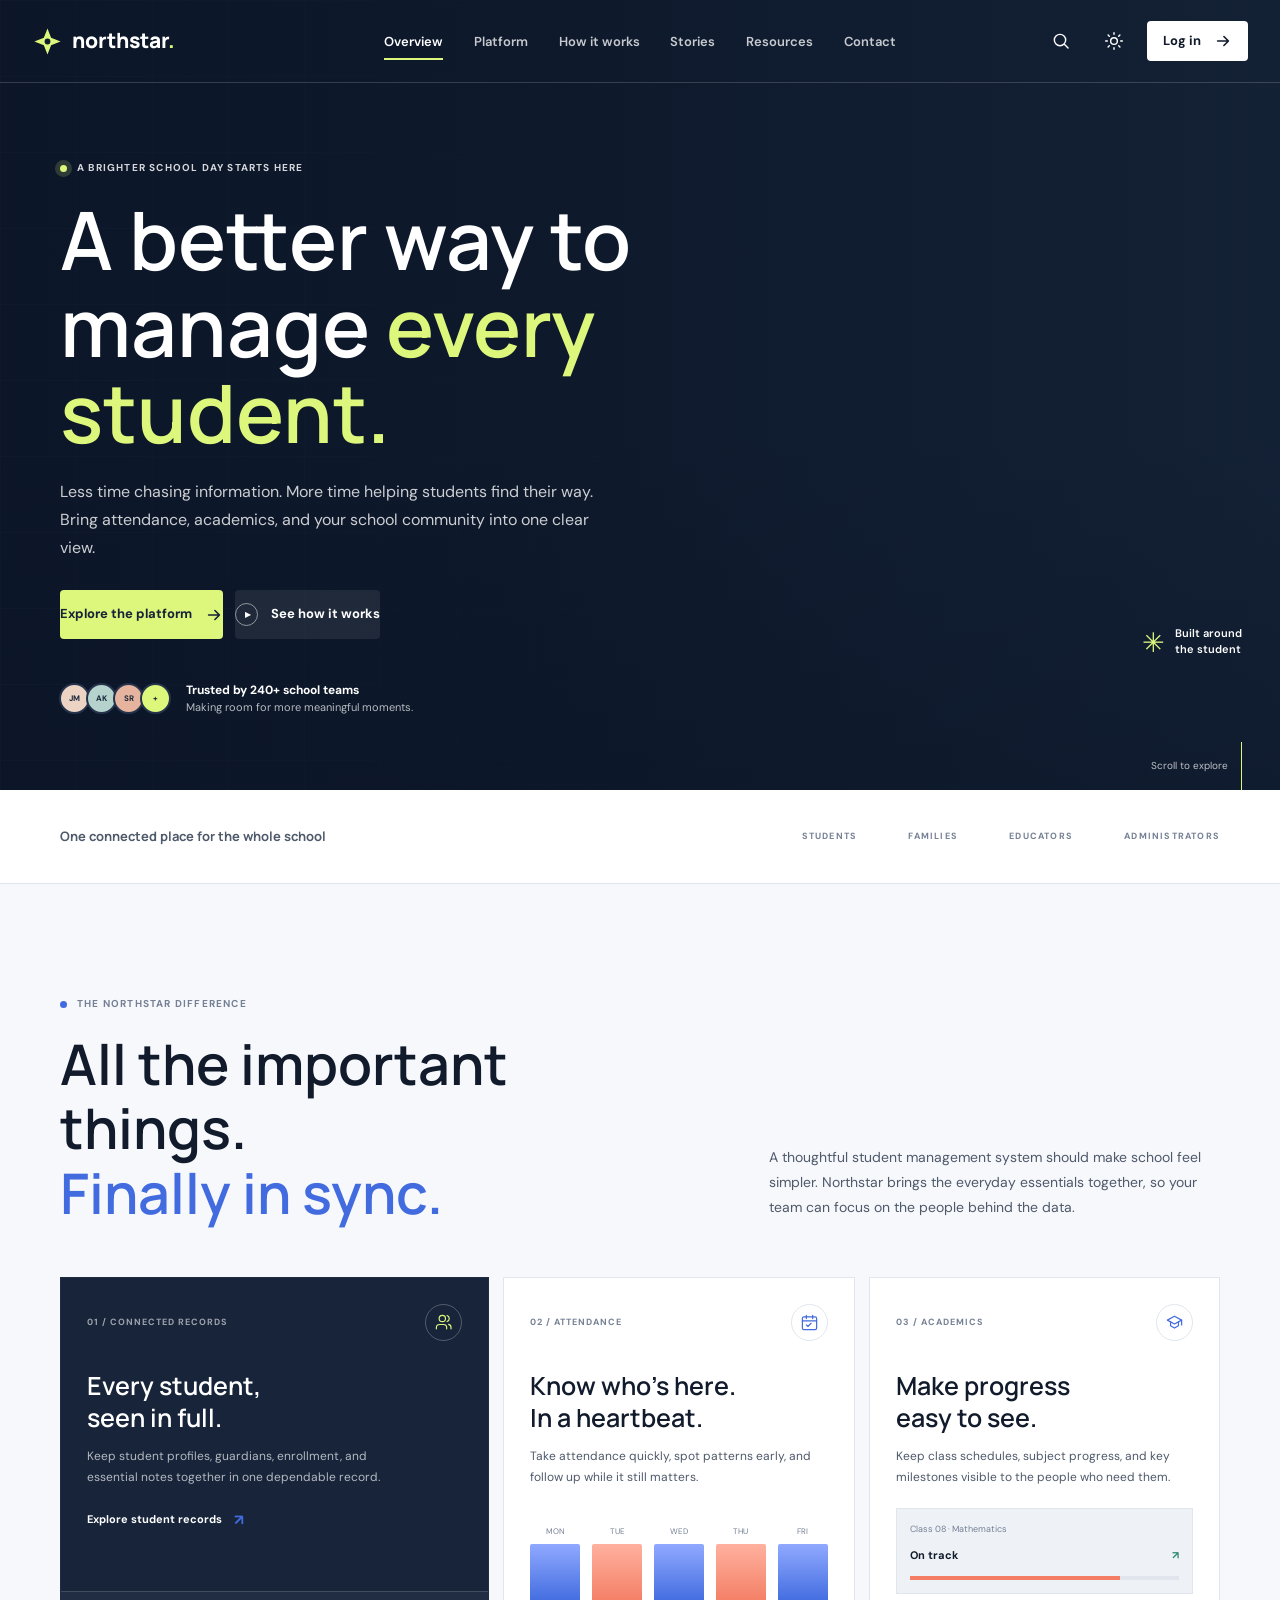
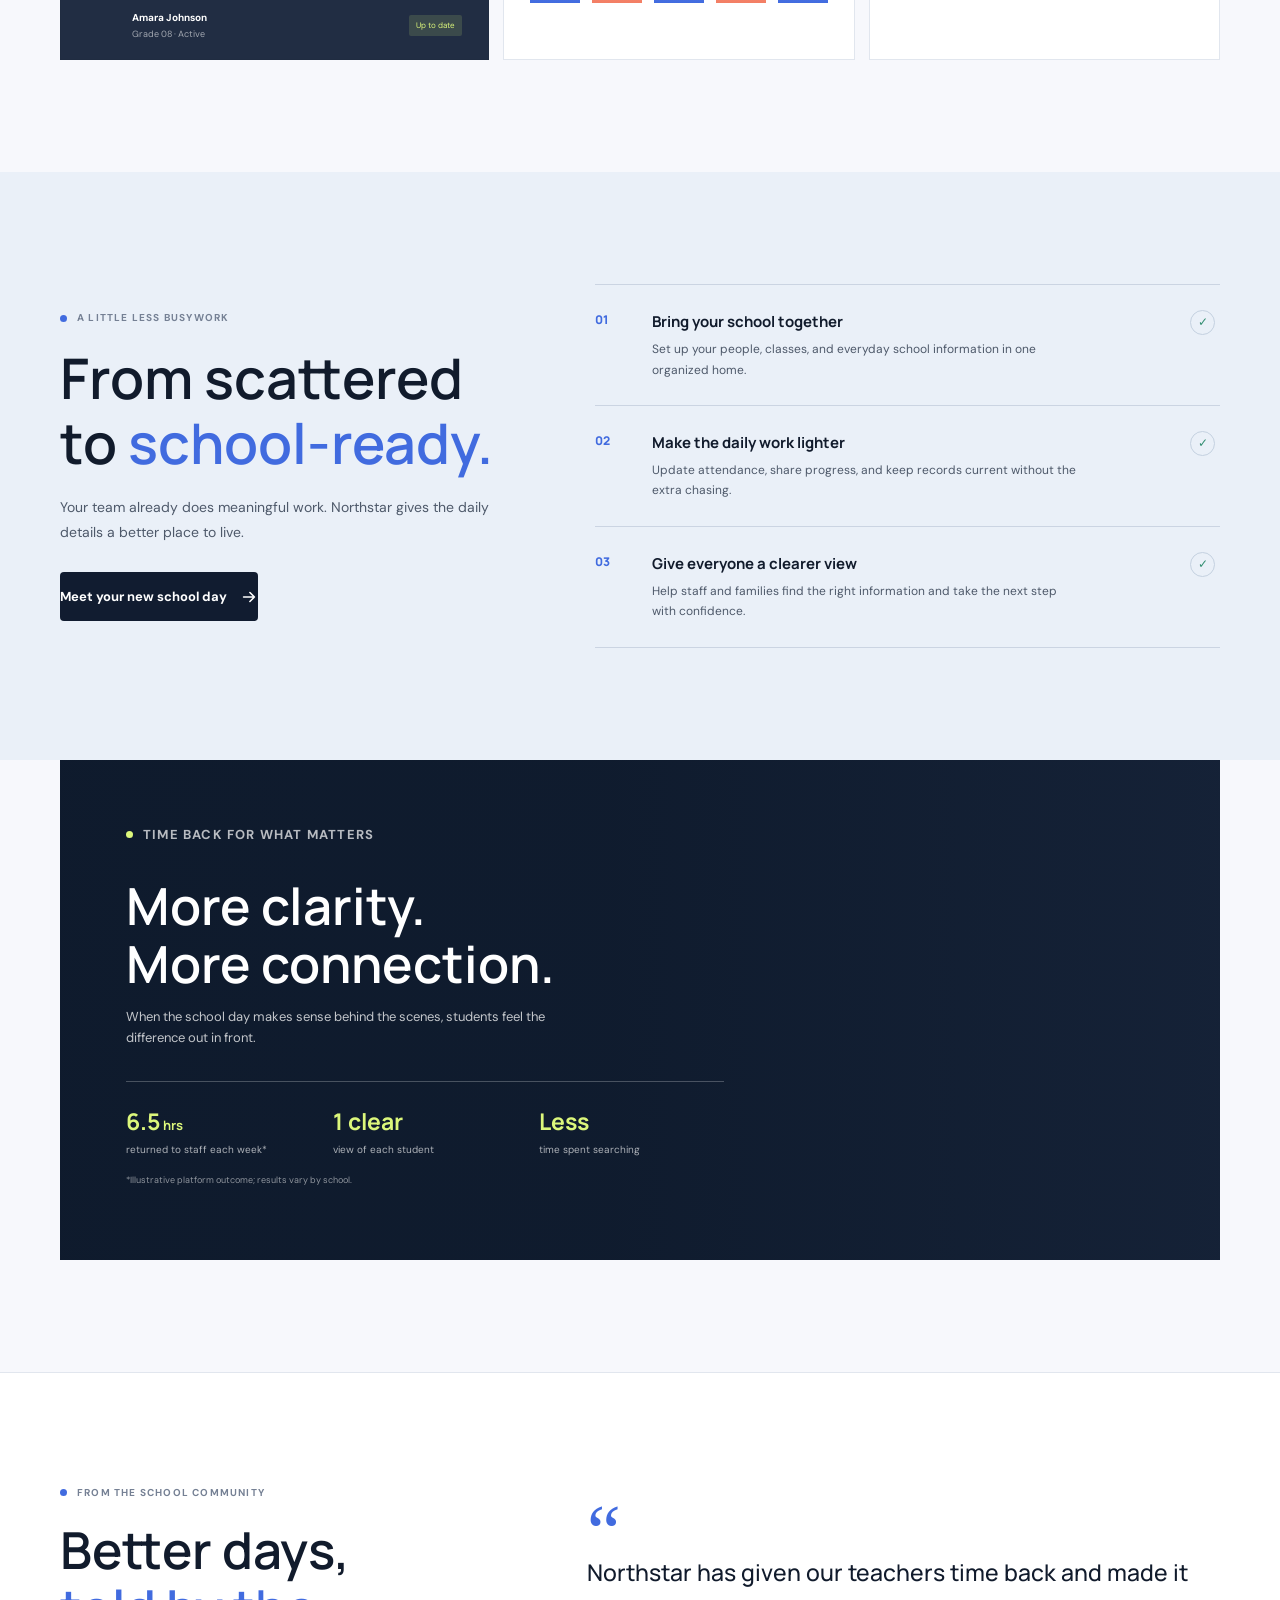
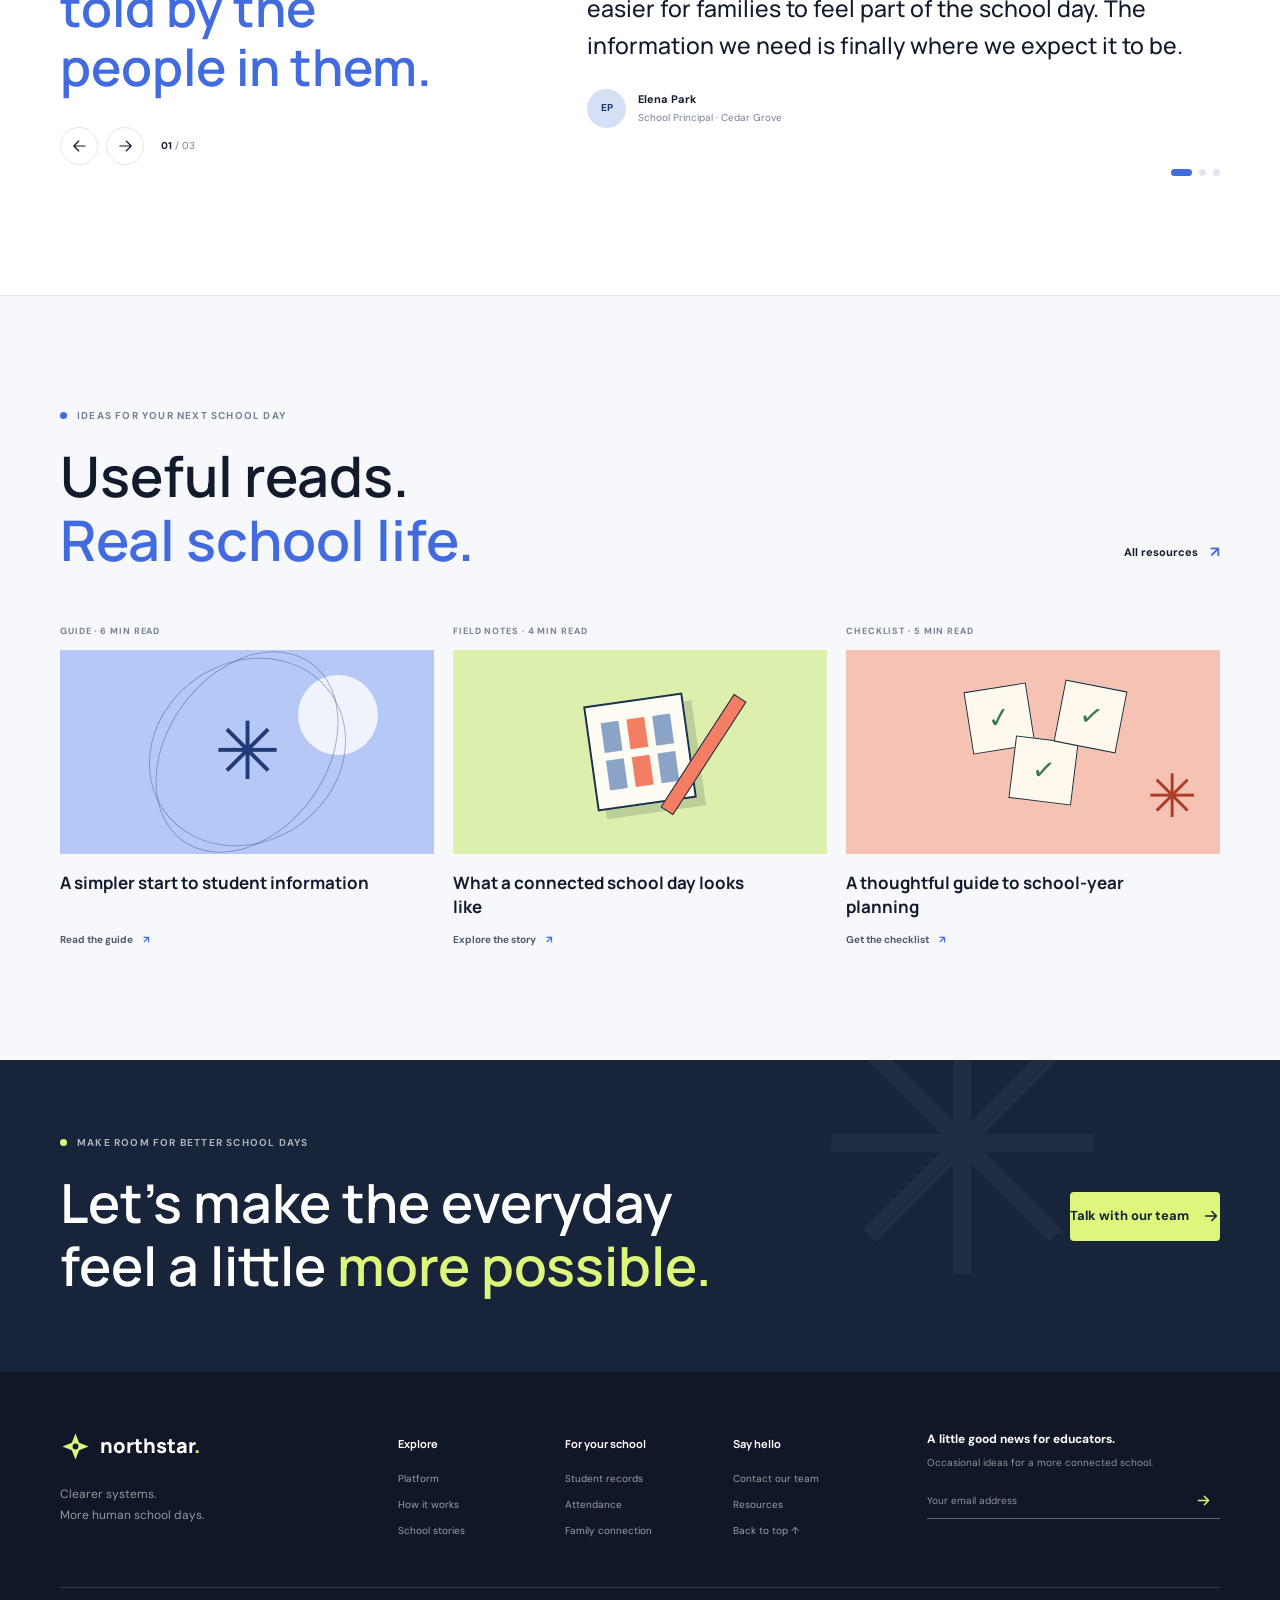
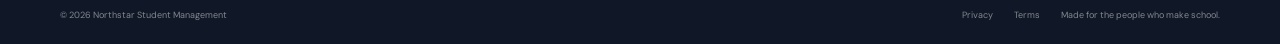
<file: index.html>
<!doctype html>
<html lang="en">
  <head>
    <meta charset="UTF-8" />
    <meta name="viewport" content="width=device-width, initial-scale=1.0" />
    <meta name="theme-color" content="#f7f8fc" />
    <meta
      name="description"
      content="A calmer, clearer way to manage student records, attendance, classes, and family communication."
    />
    <link rel="preconnect" href="https://fonts.googleapis.com" />
    <link rel="preconnect" href="https://fonts.gstatic.com" crossorigin />
    <link
      href="https://fonts.googleapis.com/css2?family=DM+Sans:wght@400;500;600;700&family=Manrope:wght@400;500;600;700;800&display=swap"
      rel="stylesheet"
    />
    <link rel="stylesheet" href="./assets/css/style.css" />
    <title>Northstar | Student management, made clearer</title>
  </head>
  <body>
    <a class="skip-link" href="#main-content">Skip to content</a>
    <header class="site-header" id="top">
      <div class="header-inner">
        <a class="brand" href="#top" aria-label="Northstar home">
          <span class="brand-mark" aria-hidden="true"
            ><svg viewBox="0 0 32 32" fill="none">
              <path
                d="M16 2.5 19.7 12l9.8 4-9.8 3.8L16 29.5l-3.8-9.7L2.5 16l9.7-4L16 2.5Z"
                fill="currentColor"
              />
              <circle cx="16" cy="16" r="3" fill="var(--mark-core)" /></svg
          ></span>
          <span>northstar<span class="brand-period">.</span></span>
        </a>
        <button
          class="icon-button menu-toggle"
          type="button"
          aria-label="Open navigation menu"
          aria-expanded="false"
          aria-controls="primary-navigation"
        >
          <svg viewBox="0 0 24 24" fill="none" aria-hidden="true">
            <path d="M4 7h16M4 12h16M4 17h16" />
          </svg>
        </button>
        <nav
          class="main-nav"
          id="primary-navigation"
          aria-label="Main navigation"
        >
          <a class="nav-link active" href="#overview">Overview</a>
          <a class="nav-link" href="platform.html">Platform</a>
          <a class="nav-link" href="how-it-works.html">How it works</a>
          <a class="nav-link" href="#stories">Stories</a>
          <a class="nav-link" href="#resources">Resources</a>
          <a class="nav-link" href="contact.html">Contact</a>
        </nav>
        <div class="header-actions">
          <button
            class="icon-button search-toggle"
            type="button"
            aria-label="Search this page"
            title="Search"
          >
            <svg viewBox="0 0 24 24" fill="none" aria-hidden="true">
              <circle cx="10.8" cy="10.8" r="6.8" />
              <path d="m16 16 4.5 4.5" />
            </svg>
          </button>
          <button
            class="icon-button theme-toggle"
            type="button"
            aria-label="Switch to dark mode"
            title="Switch theme"
          >
            <svg
              class="sun-icon"
              viewBox="0 0 24 24"
              fill="none"
              aria-hidden="true"
            >
              <circle cx="12" cy="12" r="4" />
              <path
                d="M12 2v2m0 16v2M4.93 4.93l1.42 1.42m11.3 11.3 1.42 1.42M2 12h2m16 0h2M4.93 19.07l1.42-1.42m11.3-11.3 1.42-1.42"
              /></svg
            ><svg
              class="moon-icon"
              viewBox="0 0 24 24"
              fill="none"
              aria-hidden="true"
            >
              <path
                d="M20.1 15.7A8.5 8.5 0 0 1 8.3 3.9 8.5 8.5 0 1 0 20.1 15.7Z"
              />
            </svg>
          </button>
          <a class="button button-dark header-login" href="login.html"
            >Log in
            <svg viewBox="0 0 20 20" fill="none" aria-hidden="true">
              <path d="M4 10h12m-5-5 5 5-5 5" /></svg
          ></a>
        </div>
      </div>
      <form class="search-panel" role="search" hidden>
        <label for="site-search">Search this page</label>
        <div class="search-field">
          <svg viewBox="0 0 24 24" fill="none" aria-hidden="true">
            <circle cx="10.8" cy="10.8" r="6.8" />
            <path d="m16 16 4.5 4.5" /></svg
          ><input
            id="site-search"
            type="search"
            placeholder="Try “attendance” or “families”"
            autocomplete="off"
          /><button
            class="search-close"
            type="button"
            aria-label="Close search"
          >
            ×
          </button>
        </div>
        <p class="search-status" aria-live="polite">
          Search headings and page content.
        </p>
      </form>
    </header>

    <main id="main-content">
      <section class="hero" id="overview" aria-labelledby="hero-title">
        <div
          class="hero-image"
          role="img"
          aria-label="Students learning together on campus"
        ></div>
        <div class="hero-shade"></div>
        <div class="hero-grid" aria-hidden="true"></div>
        <div class="hero-content page-width">
          <p class="eyebrow hero-eyebrow">
            <span class="eyebrow-dot"></span> A brighter school day starts here
          </p>
          <h1 id="hero-title">
            A better way to<br />manage <span>every student.</span>
          </h1>
          <p class="hero-copy">
            Less time chasing information. More time helping students find their
            way. Bring attendance, academics, and your school community into one
            clear view.
          </p>
          <div class="hero-actions">
            <a class="button button-lime" href="#get-started"
              >Explore the platform
              <svg viewBox="0 0 20 20" fill="none" aria-hidden="true">
                <path d="M4 10h12m-5-5 5 5-5 5" /></svg></a
            ><a class="button button-glass" href="#how-it-works"
              ><span class="play-icon" aria-hidden="true">▶</span> See how it
              works</a
            >
          </div>
          <div class="hero-proof">
            <div class="avatar-stack" aria-hidden="true">
              <span>JM</span><span>AK</span><span>SR</span><span>+</span>
            </div>
            <p>
              <strong>Trusted by 240+ school teams</strong><br />Making room for
              more meaningful moments.
            </p>
          </div>
        </div>
        <div class="hero-note" aria-hidden="true">
          <span class="note-mark">✳</span
          ><span>Built around<br />the student</span>
        </div>
        <a class="hero-scroll" href="#platform"
          ><span>Scroll to explore</span><span class="scroll-line"></span
        ></a>
      </section>

      <section class="signal-strip" aria-label="Platform highlights">
        <div class="signal-inner page-width">
          <p>One connected place for the whole school</p>
          <div>
            <span>STUDENTS</span><span>FAMILIES</span><span>EDUCATORS</span
            ><span>ADMINISTRATORS</span>
          </div>
        </div>
      </section>

      <section class="platform-section section-pad" id="platform">
        <div class="page-width">
          <div class="section-heading split-heading">
            <div>
              <p class="eyebrow">
                <span class="eyebrow-dot"></span> The Northstar difference
              </p>
              <h2>
                All the important things.<br /><span>Finally in sync.</span>
              </h2>
            </div>
            <p class="section-intro">
              A thoughtful student management system should make school feel
              simpler. Northstar brings the everyday essentials together, so
              your team can focus on the people behind the data.
            </p>
          </div>
          <div class="feature-layout">
            <article class="feature-card feature-card-primary">
              <div class="feature-topline">
                <span class="feature-number">01 / CONNECTED RECORDS</span
                ><span class="feature-icon"
                  ><svg viewBox="0 0 24 24" fill="none" aria-hidden="true">
                    <path
                      d="M16 20v-1.5a4 4 0 0 0-4-4H7a4 4 0 0 0-4 4V20m7.5-9a4 4 0 1 0 0-8 4 4 0 0 0 0 8Zm6-7.8a4 4 0 0 1 0 7.6m2 3.6a4 4 0 0 1 3 3.9V20"
                    /></svg
                ></span>
              </div>
              <h3>Every student,<br />seen in full.</h3>
              <p>
                Keep student profiles, guardians, enrollment, and essential
                notes together in one dependable record.
              </p>
              <a class="text-link" href="#get-started"
                >Explore student records <span aria-hidden="true">↗</span></a
              >
              <div class="profile-preview" aria-hidden="true">
                <div class="profile-photo"></div>
                <div>
                  <strong>Amara Johnson</strong><span>Grade 08 · Active</span>
                </div>
                <span class="profile-status">Up to date</span>
              </div>
            </article>
            <article class="feature-card feature-card-attendance">
              <div class="feature-topline">
                <span class="feature-number">02 / ATTENDANCE</span
                ><span class="feature-icon"
                  ><svg viewBox="0 0 24 24" fill="none" aria-hidden="true">
                    <rect x="3" y="5" width="18" height="16" rx="2" />
                    <path d="M16 3v4M8 3v4M3 10h18m-13 5 2 2 4-4" /></svg
                ></span>
              </div>
              <h3>Know who's here.<br />In a heartbeat.</h3>
              <p>
                Take attendance quickly, spot patterns early, and follow up
                while it still matters.
              </p>
              <div class="attendance-bars" aria-label="Sample attendance trend">
                <div><span>MON</span><i style="--bar: 76%"></i></div>
                <div><span>TUE</span><i style="--bar: 91%"></i></div>
                <div><span>WED</span><i style="--bar: 83%"></i></div>
                <div><span>THU</span><i style="--bar: 96%"></i></div>
                <div><span>FRI</span><i style="--bar: 88%"></i></div>
              </div>
            </article>
            <article class="feature-card feature-card-academics">
              <div class="feature-topline">
                <span class="feature-number">03 / ACADEMICS</span
                ><span class="feature-icon"
                  ><svg viewBox="0 0 24 24" fill="none" aria-hidden="true">
                    <path d="m3 9 9-5 9 5-9 5-9-5Z" />
                    <path d="M7 11.2V16l5 3 5-3v-4.8M21 9v6" /></svg
                ></span>
              </div>
              <h3>Make progress<br />easy to see.</h3>
              <p>
                Keep class schedules, subject progress, and key milestones
                visible to the people who need them.
              </p>
              <div class="grade-preview" aria-hidden="true">
                <span>Class 08 · Mathematics</span
                ><strong>On track <i>↗</i></strong>
                <div><i></i></div>
              </div>
            </article>
          </div>
        </div>
      </section>

      <section class="workflow-section section-pad" id="how-it-works">
        <div class="page-width workflow-grid">
          <div class="workflow-copy">
            <p class="eyebrow">
              <span class="eyebrow-dot"></span> A little less busywork
            </p>
            <h2>From scattered<br />to <span>school-ready.</span></h2>
            <p class="section-intro">
              Your team already does meaningful work. Northstar gives the daily
              details a better place to live.
            </p>
            <a class="button button-dark" href="#get-started"
              >Meet your new school day
              <svg viewBox="0 0 20 20" fill="none" aria-hidden="true">
                <path d="M4 10h12m-5-5 5 5-5 5" /></svg
            ></a>
          </div>
          <div class="workflow-steps">
            <article class="step-row">
              <span class="step-index">01</span>
              <div>
                <h3>Bring your school together</h3>
                <p>
                  Set up your people, classes, and everyday school information
                  in one organized home.
                </p>
              </div>
              <span class="step-check">✓</span>
            </article>
            <article class="step-row">
              <span class="step-index">02</span>
              <div>
                <h3>Make the daily work lighter</h3>
                <p>
                  Update attendance, share progress, and keep records current
                  without the extra chasing.
                </p>
              </div>
              <span class="step-check">✓</span>
            </article>
            <article class="step-row">
              <span class="step-index">03</span>
              <div>
                <h3>Give everyone a clearer view</h3>
                <p>
                  Help staff and families find the right information and take
                  the next step with confidence.
                </p>
              </div>
              <span class="step-check">✓</span>
            </article>
          </div>
        </div>
      </section>

      <section
        class="impact-section section-pad"
        aria-labelledby="impact-title"
      >
        <div class="page-width impact-panel">
          <div
            class="impact-photo"
            role="img"
            aria-label="A teacher collaborating with students in a bright classroom"
          ></div>
          <div class="impact-overlay"></div>
          <div class="impact-content">
            <p class="eyebrow">
              <span class="eyebrow-dot"></span> Time back for what matters
            </p>
            <h2 id="impact-title">
              More clarity.<br /><span>More connection.</span>
            </h2>
            <p>
              When the school day makes sense behind the scenes, students feel
              the difference out in front.
            </p>
            <div class="impact-stats">
              <div>
                <strong>6.5<span> hrs</span></strong
                ><span>returned to staff each week*</span>
              </div>
              <div>
                <strong>1 clear</strong><span>view of each student</span>
              </div>
              <div><strong>Less</strong><span>time spent searching</span></div>
            </div>
            <small
              >*Illustrative platform outcome; results vary by school.</small
            >
          </div>
        </div>
      </section>

      <section class="stories-section section-pad" id="stories">
        <div class="page-width stories-grid">
          <div class="story-heading">
            <p class="eyebrow">
              <span class="eyebrow-dot"></span> From the school community
            </p>
            <h2>Better days,<br /><span>told by the people in them.</span></h2>
            <div class="story-controls">
              <button
                class="icon-button story-arrow story-prev"
                type="button"
                aria-label="Previous story"
              >
                <svg viewBox="0 0 24 24" fill="none" aria-hidden="true">
                  <path d="M20 12H4m7 7-7-7 7-7" />
                </svg></button
              ><button
                class="icon-button story-arrow story-next"
                type="button"
                aria-label="Next story"
              >
                <svg viewBox="0 0 24 24" fill="none" aria-hidden="true">
                  <path d="M4 12h16m-7-7 7 7-7 7" />
                </svg></button
              ><span class="story-count"
                ><span class="story-current">01</span> / 03</span
              >
            </div>
          </div>
          <div class="story-quote-wrap">
            <article class="story-quote active" data-story="0">
              <span class="quote-mark">“</span>
              <blockquote>
                Northstar has given our teachers time back and made it easier
                for families to feel part of the school day. The information we
                need is finally where we expect it to be.
              </blockquote>
              <div class="quote-person">
                <div class="person-avatar avatar-one">EP</div>
                <div>
                  <strong>Elena Park</strong
                  ><span>School Principal · Cedar Grove</span>
                </div>
              </div>
            </article>
            <article class="story-quote" data-story="1">
              <span class="quote-mark">“</span>
              <blockquote>
                Attendance used to mean paper lists and a lot of follow-up. Now
                our team sees what needs attention early and can focus on
                helping students.
              </blockquote>
              <div class="quote-person">
                <div class="person-avatar avatar-two">DM</div>
                <div>
                  <strong>David Morgan</strong
                  ><span>Student Services · Westfield Academy</span>
                </div>
              </div>
            </article>
            <article class="story-quote" data-story="2">
              <span class="quote-mark">“</span>
              <blockquote>
                Families have a clearer picture of how their children are doing.
                That small shift has changed the quality of our conversations.
              </blockquote>
              <div class="quote-person">
                <div class="person-avatar avatar-three">LT</div>
                <div>
                  <strong>Leila Thompson</strong
                  ><span>Family Liaison · Harbor School</span>
                </div>
              </div>
            </article>
            <div class="quote-indicators" aria-label="Choose a story">
              <button
                class="quote-dot active"
                type="button"
                aria-label="Show story 1"
                aria-pressed="true"
              ></button
              ><button
                class="quote-dot"
                type="button"
                aria-label="Show story 2"
                aria-pressed="false"
              ></button
              ><button
                class="quote-dot"
                type="button"
                aria-label="Show story 3"
                aria-pressed="false"
              ></button>
            </div>
          </div>
        </div>
      </section>

      <section class="resources-section section-pad" id="resources">
        <div class="page-width">
          <div class="section-heading resources-heading">
            <div>
              <p class="eyebrow">
                <span class="eyebrow-dot"></span> Ideas for your next school day
              </p>
              <h2>Useful reads.<br /><span>Real school life.</span></h2>
            </div>
            <a class="text-link" href="#get-started"
              >All resources <span aria-hidden="true">↗</span></a
            >
          </div>
          <div class="resource-grid">
            <a class="resource-card" href="#get-started"
              ><span class="resource-type">GUIDE · 6 MIN READ</span
              ><span class="resource-art art-blue"
                ><span class="art-sun"></span
                ><span class="art-line art-line-one"></span
                ><span class="art-line art-line-two"></span
                ><span class="art-leaf">✳</span></span
              >
              <h3>A simpler start to student information</h3>
              <span class="resource-link"
                >Read the guide <span aria-hidden="true">↗</span></span
              ></a
            ><a class="resource-card" href="#get-started"
              ><span class="resource-type">FIELD NOTES · 4 MIN READ</span
              ><span class="resource-art art-lime"
                ><span class="art-calendar"
                  ><i></i><i></i><i></i><i></i><i></i><i></i></span
                ><span class="art-pencil"></span
              ></span>
              <h3>What a connected school day looks like</h3>
              <span class="resource-link"
                >Explore the story <span aria-hidden="true">↗</span></span
              ></a
            ><a class="resource-card" href="#get-started"
              ><span class="resource-type">CHECKLIST · 5 MIN READ</span
              ><span class="resource-art art-coral"
                ><span class="art-check">✓</span
                ><span class="art-check art-check-two">✓</span
                ><span class="art-check art-check-three">✓</span
                ><span class="art-star">✳</span></span
              >
              <h3>A thoughtful guide to school-year planning</h3>
              <span class="resource-link"
                >Get the checklist <span aria-hidden="true">↗</span></span
              ></a
            >
          </div>
        </div>
      </section>

      <section class="cta-section" id="get-started">
        <div class="cta-decoration" aria-hidden="true">✳</div>
        <div class="page-width cta-inner">
          <div>
            <p class="eyebrow">
              <span class="eyebrow-dot"></span> Make room for better school days
            </p>
            <h2>
              Let's make the everyday<br />feel a little
              <span>more possible.</span>
            </h2>
          </div>
          <a
            class="button button-lime"
            href="mailto:hello@northstar.school?subject=Northstar%20platform%20enquiry"
            >Talk with our team
            <svg viewBox="0 0 20 20" fill="none" aria-hidden="true">
              <path d="M4 10h12m-5-5 5 5-5 5" /></svg
          ></a>
        </div>
      </section>
    </main>

    <footer class="site-footer">
      <div class="page-width">
        <div class="footer-main">
          <div class="footer-brand-col">
            <a class="brand footer-brand" href="#top"
              ><span class="brand-mark" aria-hidden="true"
                ><svg viewBox="0 0 32 32" fill="none">
                  <path
                    d="M16 2.5 19.7 12l9.8 4-9.8 3.8L16 29.5l-3.8-9.7L2.5 16l9.7-4L16 2.5Z"
                    fill="currentColor"
                  />
                  <circle
                    cx="16"
                    cy="16"
                    r="3"
                    fill="var(--mark-core)"
                  /></svg></span
              ><span>northstar<span class="brand-period">.</span></span></a
            >
            <p>Clearer systems.<br />More human school days.</p>
          </div>
          <div class="footer-links">
            <div>
              <h3>Explore</h3>
              <a href="platform.html">Platform</a
              ><a href="how-it-works.html">How it works</a
              ><a href="#stories">School stories</a>
            </div>
            <div>
              <h3>For your school</h3>
              <a href="#get-started">Student records</a
              ><a href="#get-started">Attendance</a
              ><a href="#get-started">Family connection</a>
            </div>
            <div>
              <h3>Say hello</h3>
              <a href="contact.html">Contact our team</a
              ><a href="#resources">Resources</a
              ><a href="#top">Back to top ↑</a>
            </div>
          </div>
          <form class="newsletter-form">
            <label for="newsletter-email"
              >A little good news for educators.</label
            >
            <p>Occasional ideas for a more connected school.</p>
            <div class="newsletter-field">
              <input
                id="newsletter-email"
                type="email"
                placeholder="Your email address"
                required
              /><button type="submit" aria-label="Subscribe to newsletter">
                <svg viewBox="0 0 20 20" fill="none" aria-hidden="true">
                  <path d="M4 10h12m-5-5 5 5-5 5" />
                </svg>
              </button>
            </div>
            <span class="newsletter-status" aria-live="polite"></span>
          </form>
        </div>
        <div class="footer-bottom">
          <span
            >© <span id="current-year">2025</span> Northstar Student
            Management</span
          >
          <div>
            <a href="#get-started">Privacy</a><a href="#get-started">Terms</a
            ><span>Made for the people who make school.</span>
          </div>
        </div>
      </div>
    </footer>
    <div class="toast" role="status" aria-live="polite"></div>
    <script src="./assets/js/script.js"></script>
  </body>
</html>
</file>
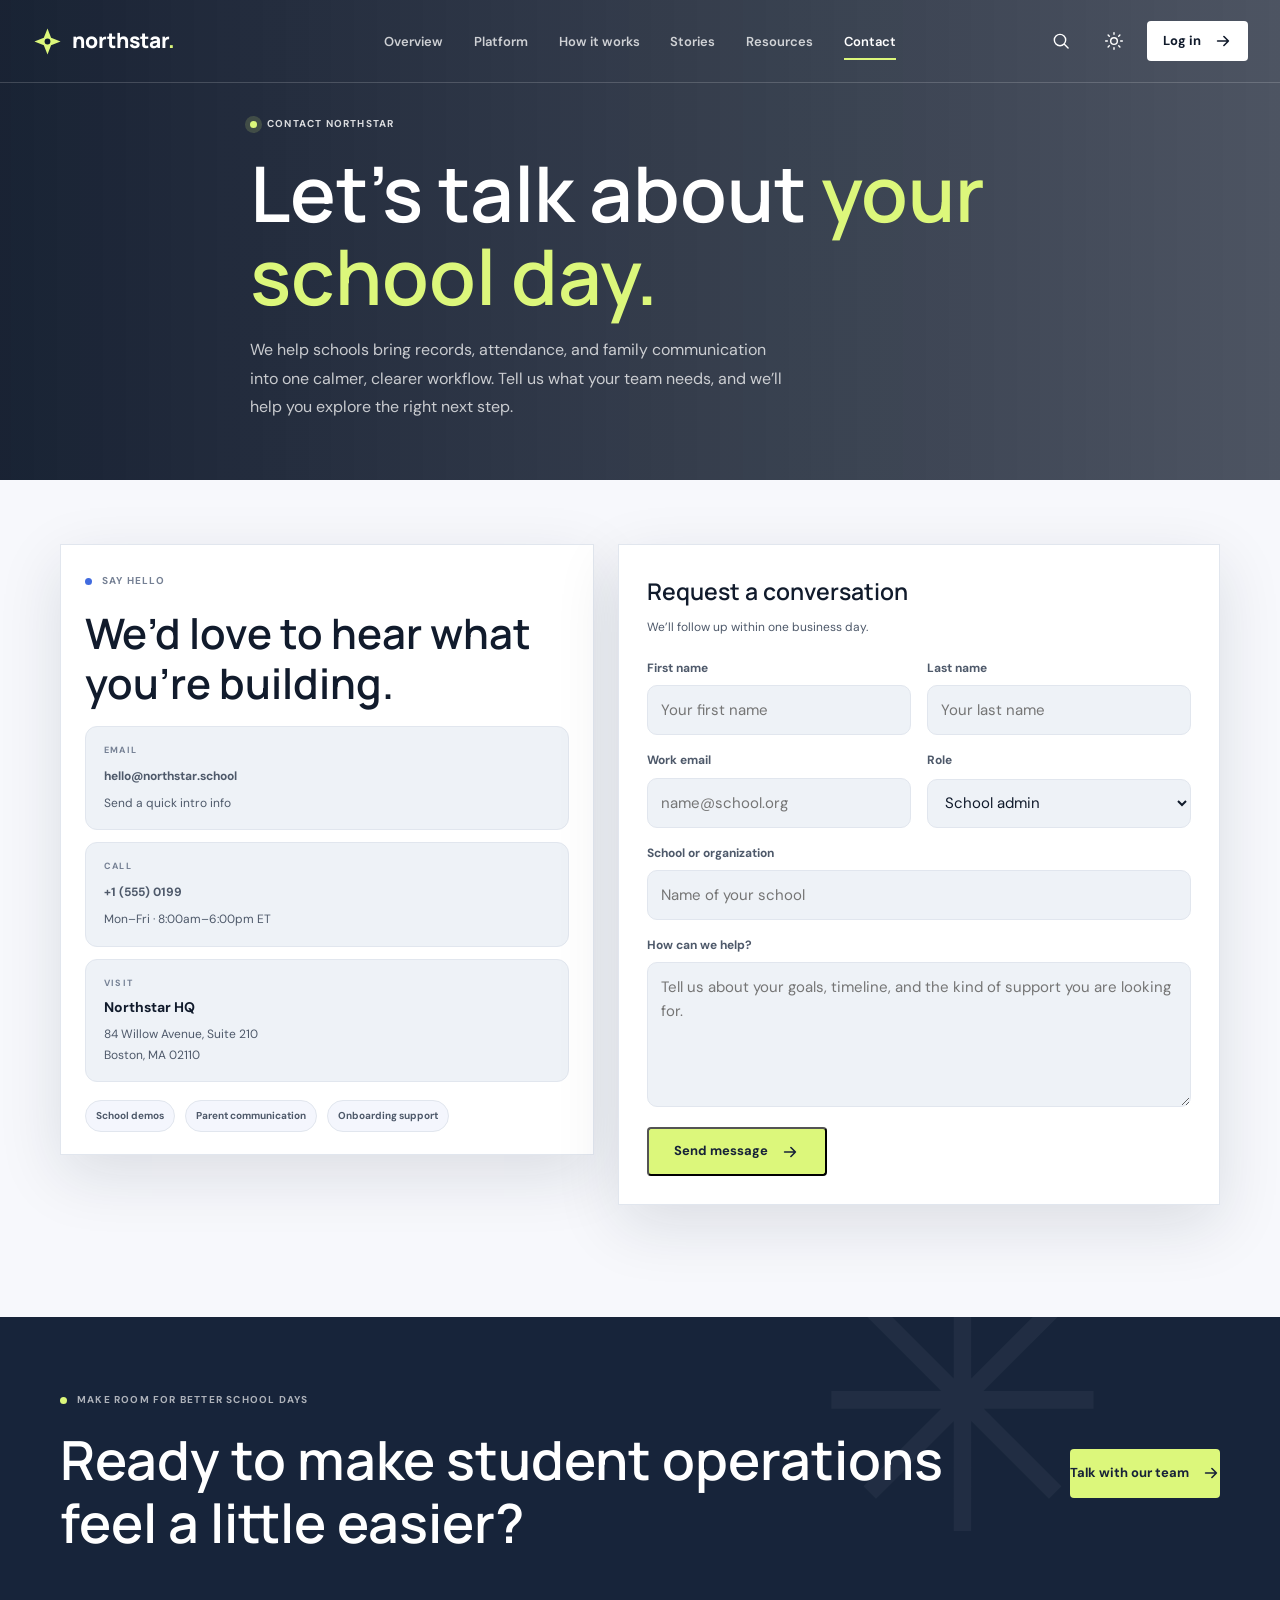
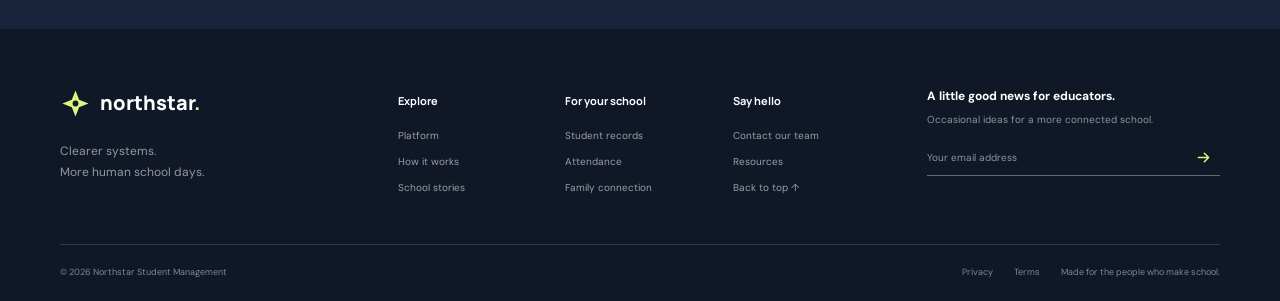
<file: contact.html>
<!doctype html>
<html lang="en">
  <head>
    <meta charset="UTF-8" />
    <meta name="viewport" content="width=device-width, initial-scale=1.0" />
    <meta name="theme-color" content="#f7f8fc" />
    <meta
      name="description"
      content="Get in touch with Northstar to learn how our student management platform can support your school community."
    />
    <link rel="preconnect" href="https://fonts.googleapis.com" />
    <link rel="preconnect" href="https://fonts.gstatic.com" crossorigin />
    <link
      href="https://fonts.googleapis.com/css2?family=DM+Sans:wght@400;500;600;700&family=Manrope:wght@400;500;600;700;800&display=swap"
      rel="stylesheet"
    />
    <link rel="stylesheet" href="./assets/css/style.css" />
    <title>Contact | Northstar</title>
  </head>
  <body>
    <a class="skip-link" href="#main-content">Skip to content</a>
    <header class="site-header" id="top">
      <div class="header-inner">
        <a class="brand" href="index.html" aria-label="Northstar home">
          <span class="brand-mark" aria-hidden="true"
            ><svg viewBox="0 0 32 32" fill="none">
              <path
                d="M16 2.5 19.7 12l9.8 4-9.8 3.8L16 29.5l-3.8-9.7L2.5 16l9.7-4L16 2.5Z"
                fill="currentColor"
              />
              <circle cx="16" cy="16" r="3" fill="var(--mark-core)" /></svg
          ></span>
          <span>northstar<span class="brand-period">.</span></span>
        </a>
        <button
          class="icon-button menu-toggle"
          type="button"
          aria-label="Open navigation menu"
          aria-expanded="false"
          aria-controls="primary-navigation"
        >
          <svg viewBox="0 0 24 24" fill="none" aria-hidden="true">
            <path d="M4 7h16M4 12h16M4 17h16" />
          </svg>
        </button>
        <nav
          class="main-nav"
          id="primary-navigation"
          aria-label="Main navigation"
        >
          <a class="nav-link" href="index.html#overview">Overview</a>
          <a class="nav-link" href="platform.html">Platform</a>
          <a class="nav-link" href="how-it-works.html">How it works</a>
          <a class="nav-link" href="index.html#stories">Stories</a>
          <a class="nav-link" href="index.html#resources">Resources</a>
          <a class="nav-link active" href="contact.html">Contact</a>
        </nav>
        <div class="header-actions">
          <button
            class="icon-button search-toggle"
            type="button"
            aria-label="Search this page"
            title="Search"
          >
            <svg viewBox="0 0 24 24" fill="none" aria-hidden="true">
              <circle cx="10.8" cy="10.8" r="6.8" />
              <path d="m16 16 4.5 4.5" />
            </svg>
          </button>
          <button
            class="icon-button theme-toggle"
            type="button"
            aria-label="Switch to dark mode"
            title="Switch theme"
          >
            <svg
              class="sun-icon"
              viewBox="0 0 24 24"
              fill="none"
              aria-hidden="true"
            >
              <circle cx="12" cy="12" r="4" />
              <path
                d="M12 2v2m0 16v2M4.93 4.93l1.42 1.42m11.3 11.3 1.42 1.42M2 12h2m16 0h2M4.93 19.07l1.42-1.42m11.3-11.3 1.42-1.42"
              /></svg
            ><svg
              class="moon-icon"
              viewBox="0 0 24 24"
              fill="none"
              aria-hidden="true"
            >
              <path
                d="M20.1 15.7A8.5 8.5 0 0 1 8.3 3.9 8.5 8.5 0 1 0 20.1 15.7Z"
              />
            </svg>
          </button>
          <a class="button button-dark header-login" href="login.html"
            >Log in
            <svg viewBox="0 0 20 20" fill="none" aria-hidden="true">
              <path d="M4 10h12m-5-5 5 5-5 5" /></svg
          ></a>
        </div>
      </div>
      <form class="search-panel" role="search" hidden>
        <label for="site-search">Search this page</label>
        <div class="search-field">
          <svg viewBox="0 0 24 24" fill="none" aria-hidden="true">
            <circle cx="10.8" cy="10.8" r="6.8" />
            <path d="m16 16 4.5 4.5" /></svg
          ><input
            id="site-search"
            type="search"
            placeholder="Try “attendance” or “families”"
            autocomplete="off"
          /><button
            class="search-close"
            type="button"
            aria-label="Close search"
          >
            ×
          </button>
        </div>
        <p class="search-status" aria-live="polite">
          Search headings and page content.
        </p>
      </form>
    </header>

    <main id="main-content">
      <section class="contact-hero" aria-labelledby="contact-title">
        <div class="page-width contact-hero-inner">
          <p class="eyebrow hero-eyebrow">
            <span class="eyebrow-dot"></span> Contact Northstar
          </p>
          <h1 id="contact-title">
            Let’s talk about <span>your school day.</span>
          </h1>
          <p>
            We help schools bring records, attendance, and family communication
            into one calmer, clearer workflow. Tell us what your team needs, and
            we’ll help you explore the right next step.
          </p>
        </div>
      </section>

      <section class="contact-section section-pad">
        <div class="page-width contact-shell">
          <aside class="contact-panel" aria-label="Contact information">
            <div class="contact-panel-header">
              <p class="eyebrow"><span class="eyebrow-dot"></span> Say hello</p>
              <h2>We’d love to hear what you’re building.</h2>
            </div>
            <div class="contact-list">
              <article class="contact-card">
                <span class="label">Email</span>
                <strong
                  ><a href="mailto:hello@northstar.school"
                    >hello@northstar.school</a
                  ></strong
                >
                <a
                  href="mailto:hello@northstar.school?subject=Northstar%20platform%20enquiry"
                  >Send a quick intro info</a
                >
              </article>
              <article class="contact-card">
                <span class="label">Call</span>
                <strong><a href="tel:+15550199">+1 (555) 0199</a></strong>
                <span>Mon–Fri · 8:00am–6:00pm ET</span>
              </article>
              <article class="contact-card">
                <span class="label">Visit</span>
                <strong>Northstar HQ</strong>
                <span>84 Willow Avenue, Suite 210<br />Boston, MA 02110</span>
              </article>
            </div>
            <div class="contact-panel-footer">
              <span class="contact-chip">School demos</span>
              <span class="contact-chip">Parent communication</span>
              <span class="contact-chip">Onboarding support</span>
            </div>
          </aside>

          <form
            class="contact-form"
            action="mailto:hello@northstar.school"
            method="post"
            enctype="text/plain"
          >
            <div class="contact-form-header">
              <h3>Request a conversation</h3>
              <p>We’ll follow up within one business day.</p>
            </div>
            <div class="form-grid">
              <div class="form-field">
                <label for="first-name">First name</label>
                <input
                  id="first-name"
                  name="first-name"
                  type="text"
                  placeholder="Your first name"
                  required
                />
              </div>
              <div class="form-field">
                <label for="last-name">Last name</label>
                <input
                  id="last-name"
                  name="last-name"
                  type="text"
                  placeholder="Your last name"
                  required
                />
              </div>
              <div class="form-field">
                <label for="email">Work email</label>
                <input
                  id="email"
                  name="email"
                  type="email"
                  placeholder="name@school.org"
                  required
                />
              </div>
              <div class="form-field">
                <label for="school-role">Role</label>
                <select id="school-role" name="role">
                  <option>School admin</option>
                  <option>Teacher</option>
                  <option>Principal</option>
                  <option>Family services</option>
                  <option>Other</option>
                </select>
              </div>
              <div class="form-field full">
                <label for="school-name">School or organization</label>
                <input
                  id="school-name"
                  name="school-name"
                  type="text"
                  placeholder="Name of your school"
                />
              </div>
              <div class="form-field full">
                <label for="message">How can we help?</label>
                <textarea
                  id="message"
                  name="message"
                  placeholder="Tell us about your goals, timeline, and the kind of support you are looking for."
                ></textarea>
              </div>
            </div>
            <div class="contact-submit">
              <button class="button button-lime" type="submit">
                Send message
                <svg viewBox="0 0 20 20" fill="none" aria-hidden="true">
                  <path d="M4 10h12m-5-5 5 5-5 5" />
                </svg>
              </button>
            </div>
          </form>
        </div>
      </section>

      <section class="cta-section" id="get-started">
        <div class="cta-decoration" aria-hidden="true">✳</div>
        <div class="page-width cta-inner">
          <div>
            <p class="eyebrow">
              <span class="eyebrow-dot"></span> Make room for better school days
            </p>
            <h2>Ready to make student operations feel a little easier?</h2>
          </div>
          <a
            class="button button-lime"
            href="mailto:hello@northstar.school?subject=Northstar%20platform%20enquiry"
            >Talk with our team
            <svg viewBox="0 0 20 20" fill="none" aria-hidden="true">
              <path d="M4 10h12m-5-5 5 5-5 5" /></svg
          ></a>
        </div>
      </section>
    </main>

    <footer class="site-footer">
      <div class="page-width">
        <div class="footer-main">
          <div class="footer-brand-col">
            <a class="brand footer-brand" href="index.html"
              ><span class="brand-mark" aria-hidden="true"
                ><svg viewBox="0 0 32 32" fill="none">
                  <path
                    d="M16 2.5 19.7 12l9.8 4-9.8 3.8L16 29.5l-3.8-9.7L2.5 16l9.7-4L16 2.5Z"
                    fill="currentColor"
                  />
                  <circle
                    cx="16"
                    cy="16"
                    r="3"
                    fill="var(--mark-core)"
                  /></svg></span
              ><span>northstar<span class="brand-period">.</span></span></a
            >
            <p>Clearer systems.<br />More human school days.</p>
          </div>
          <div class="footer-links">
            <div>
              <h3>Explore</h3>
              <a href="platform.html">Platform</a>
              <a href="how-it-works.html">How it works</a>
              <a href="index.html#stories">School stories</a>
            </div>
            <div>
              <h3>For your school</h3>
              <a href="index.html#get-started">Student records</a>
              <a href="index.html#get-started">Attendance</a>
              <a href="index.html#get-started">Family connection</a>
            </div>
            <div>
              <h3>Say hello</h3>
              <a href="contact.html">Contact our team</a>
              <a href="index.html#resources">Resources</a>
              <a href="#top">Back to top ↑</a>
            </div>
          </div>
          <form class="newsletter-form">
            <label for="newsletter-email"
              >A little good news for educators.</label
            >
            <p>Occasional ideas for a more connected school.</p>
            <div class="newsletter-field">
              <input
                id="newsletter-email"
                type="email"
                placeholder="Your email address"
                required
              /><button type="submit" aria-label="Subscribe to newsletter">
                <svg viewBox="0 0 20 20" fill="none" aria-hidden="true">
                  <path d="M4 10h12m-5-5 5 5-5 5" />
                </svg>
              </button>
            </div>
            <span class="newsletter-status" aria-live="polite"></span>
          </form>
        </div>
        <div class="footer-bottom">
          <span
            >© <span id="current-year">2025</span> Northstar Student
            Management</span
          >
          <div>
            <a href="index.html#get-started">Privacy</a
            ><a href="index.html#get-started">Terms</a
            ><span>Made for the people who make school.</span>
          </div>
        </div>
      </div>
    </footer>
    <div class="toast" role="status" aria-live="polite"></div>
    <script src="./assets/js/script.js"></script>
  </body>
</html>
</file>
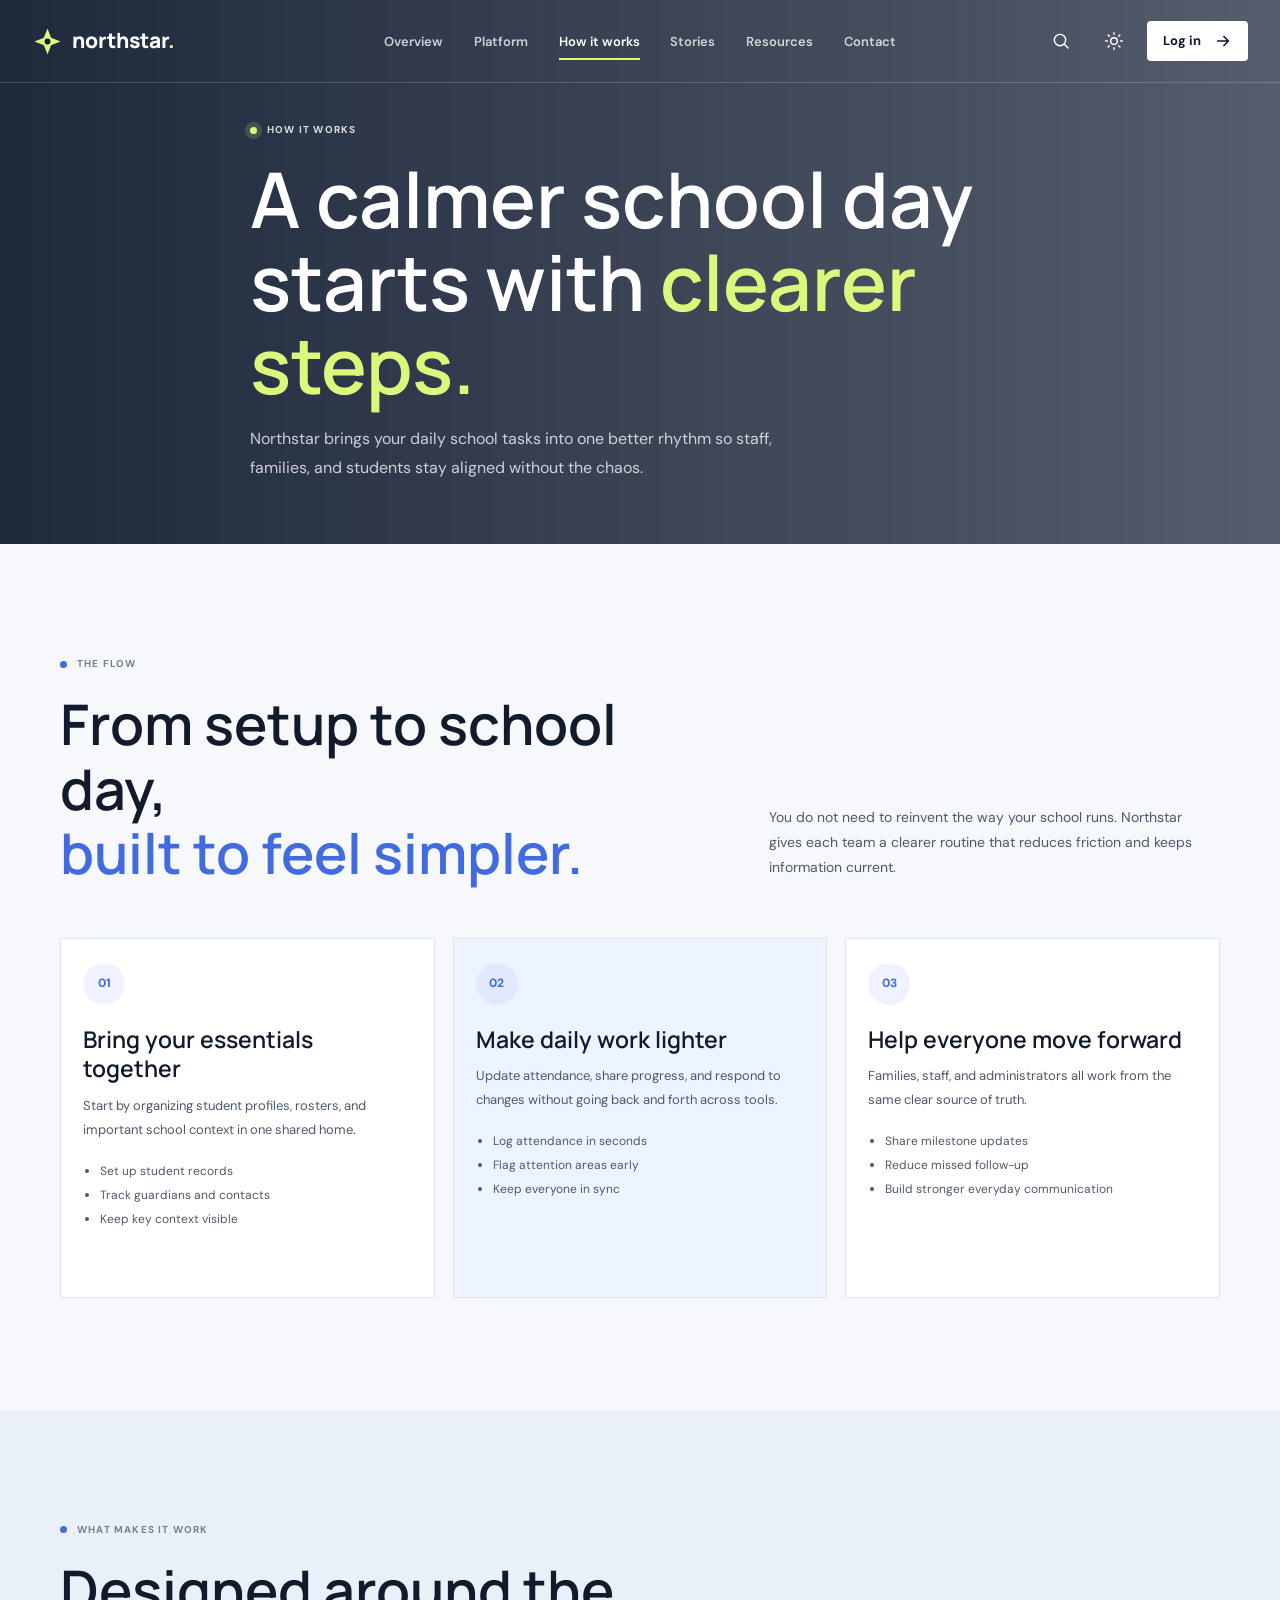
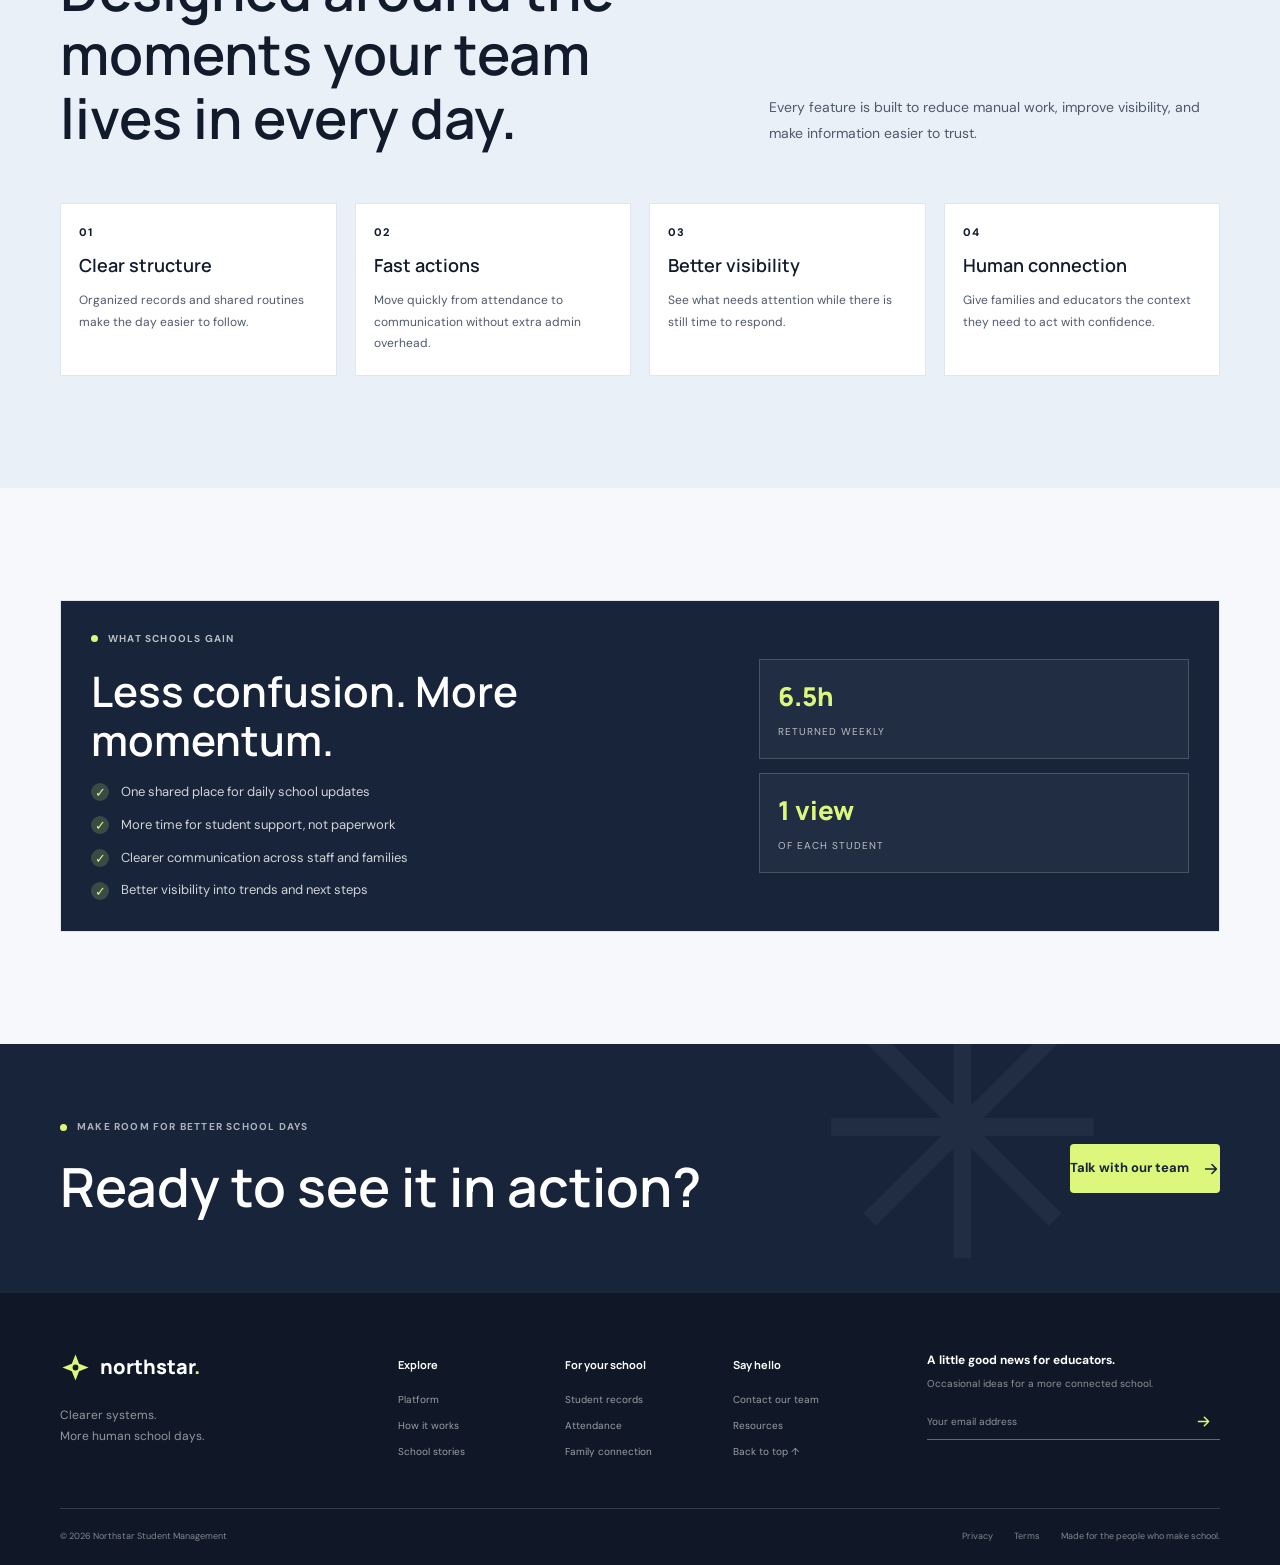
<file: how-it-works.html>
<!doctype html>
<html lang="en">
  <head>
    <meta charset="UTF-8" />
    <meta name="viewport" content="width=device-width, initial-scale=1.0" />
    <meta name="theme-color" content="#f7f8fc" />
    <meta
      name="description"
      content="Learn how Northstar helps schools simplify enrollment, attendance, communication, and daily operations in a clearer workflow."
    />
    <link rel="preconnect" href="https://fonts.googleapis.com" />
    <link rel="preconnect" href="https://fonts.gstatic.com" crossorigin />
    <link
      href="https://fonts.googleapis.com/css2?family=DM+Sans:wght@400;500;600;700&family=Manrope:wght@400;500;600;700;800&display=swap"
      rel="stylesheet"
    />
    <link rel="stylesheet" href="./assets/css/style.css" />
    <title>How it works | Northstar</title>
  </head>
  <body>
    <a class="skip-link" href="#main-content">Skip to content</a>
    <header class="site-header" id="top">
      <div class="header-inner">
        <a class="brand" href="index.html" aria-label="Northstar home">
          <span class="brand-mark" aria-hidden="true"
            ><svg viewBox="0 0 32 32" fill="none">
              <path
                d="M16 2.5 19.7 12l9.8 4-9.8 3.8L16 29.5l-3.8-9.7L2.5 16l9.7-4L16 2.5Z"
                fill="currentColor"
              />
              <circle cx="16" cy="16" r="3" fill="var(--mark-core)" /></svg
          ></span>
          <span>northstar<span class="brand-period">.</span></span>
        </a>
        <button
          class="icon-button menu-toggle"
          type="button"
          aria-label="Open navigation menu"
          aria-expanded="false"
          aria-controls="primary-navigation"
        >
          <svg viewBox="0 0 24 24" fill="none" aria-hidden="true">
            <path d="M4 7h16M4 12h16M4 17h16" />
          </svg>
        </button>
        <nav
          class="main-nav"
          id="primary-navigation"
          aria-label="Main navigation"
        >
          <a class="nav-link" href="index.html#overview">Overview</a>
          <a class="nav-link" href="platform.html">Platform</a>
          <a class="nav-link active" href="how-it-works.html">How it works</a>
          <a class="nav-link" href="index.html#stories">Stories</a>
          <a class="nav-link" href="index.html#resources">Resources</a>
          <a class="nav-link" href="contact.html">Contact</a>
        </nav>
        <div class="header-actions">
          <button
            class="icon-button search-toggle"
            type="button"
            aria-label="Search this page"
            title="Search"
          >
            <svg viewBox="0 0 24 24" fill="none" aria-hidden="true">
              <circle cx="10.8" cy="10.8" r="6.8" />
              <path d="m16 16 4.5 4.5" />
            </svg>
          </button>
          <button
            class="icon-button theme-toggle"
            type="button"
            aria-label="Switch to dark mode"
            title="Switch theme"
          >
            <svg
              class="sun-icon"
              viewBox="0 0 24 24"
              fill="none"
              aria-hidden="true"
            >
              <circle cx="12" cy="12" r="4" />
              <path
                d="M12 2v2m0 16v2M4.93 4.93l1.42 1.42m11.3 11.3 1.42 1.42M2 12h2m16 0h2M4.93 19.07l1.42-1.42m11.3-11.3 1.42-1.42"
              /></svg
            ><svg
              class="moon-icon"
              viewBox="0 0 24 24"
              fill="none"
              aria-hidden="true"
            >
              <path
                d="M20.1 15.7A8.5 8.5 0 0 1 8.3 3.9 8.5 8.5 0 1 0 20.1 15.7Z"
              />
            </svg>
          </button>
          <a class="button button-dark header-login" href="login.html"
            >Log in
            <svg viewBox="0 0 20 20" fill="none" aria-hidden="true">
              <path d="M4 10h12m-5-5 5 5-5 5" /></svg
          ></a>
        </div>
      </div>
      <form class="search-panel" role="search" hidden>
        <label for="site-search">Search this page</label>
        <div class="search-field">
          <svg viewBox="0 0 24 24" fill="none" aria-hidden="true">
            <circle cx="10.8" cy="10.8" r="6.8" />
            <path d="m16 16 4.5 4.5" /></svg
          ><input
            id="site-search"
            type="search"
            placeholder="Try “attendance” or “families”"
            autocomplete="off"
          /><button
            class="search-close"
            type="button"
            aria-label="Close search"
          >
            ×
          </button>
        </div>
        <p class="search-status" aria-live="polite">
          Search headings and page content.
        </p>
      </form>
    </header>

    <main id="main-content">
      <section class="how-it-works-hero" aria-labelledby="how-it-works-title">
        <div class="page-width how-it-works-hero-inner">
          <p class="eyebrow hero-eyebrow">
            <span class="eyebrow-dot"></span> How it works
          </p>
          <h1 id="how-it-works-title">
            A calmer school day starts with <span>clearer steps.</span>
          </h1>
          <p>
            Northstar brings your daily school tasks into one better rhythm so
            staff, families, and students stay aligned without the chaos.
          </p>
        </div>
      </section>

      <section class="section-pad" aria-labelledby="workflow-title">
        <div class="page-width">
          <div class="section-heading split-heading">
            <div>
              <p class="eyebrow"><span class="eyebrow-dot"></span> The flow</p>
              <h2 id="workflow-title">
                From setup to school day,<br /><span
                  >built to feel simpler.</span
                >
              </h2>
            </div>
            <p class="section-intro">
              You do not need to reinvent the way your school runs. Northstar
              gives each team a clearer routine that reduces friction and keeps
              information current.
            </p>
          </div>

          <div class="how-flow">
            <article class="flow-card">
              <span class="flow-number">01</span>
              <h3>Bring your essentials together</h3>
              <p>
                Start by organizing student profiles, rosters, and important
                school context in one shared home.
              </p>
              <ul>
                <li>Set up student records</li>
                <li>Track guardians and contacts</li>
                <li>Keep key context visible</li>
              </ul>
            </article>

            <article class="flow-card">
              <span class="flow-number">02</span>
              <h3>Make daily work lighter</h3>
              <p>
                Update attendance, share progress, and respond to changes
                without going back and forth across tools.
              </p>
              <ul>
                <li>Log attendance in seconds</li>
                <li>Flag attention areas early</li>
                <li>Keep everyone in sync</li>
              </ul>
            </article>

            <article class="flow-card">
              <span class="flow-number">03</span>
              <h3>Help everyone move forward</h3>
              <p>
                Families, staff, and administrators all work from the same clear
                source of truth.
              </p>
              <ul>
                <li>Share milestone updates</li>
                <li>Reduce missed follow-up</li>
                <li>Build stronger everyday communication</li>
              </ul>
            </article>
          </div>
        </div>
      </section>

      <section
        class="section-pad workflow-section"
        aria-labelledby="factors-title"
      >
        <div class="page-width">
          <div class="section-heading split-heading">
            <div>
              <p class="eyebrow">
                <span class="eyebrow-dot"></span> What makes it work
              </p>
              <h2 id="factors-title">
                Designed around the moments your team lives in every day.
              </h2>
            </div>
            <p class="section-intro">
              Every feature is built to reduce manual work, improve visibility,
              and make information easier to trust.
            </p>
          </div>

          <div class="how-factors">
            <article class="factor-card">
              <strong>01</strong>
              <h3>Clear structure</h3>
              <p>
                Organized records and shared routines make the day easier to
                follow.
              </p>
            </article>
            <article class="factor-card">
              <strong>02</strong>
              <h3>Fast actions</h3>
              <p>
                Move quickly from attendance to communication without extra
                admin overhead.
              </p>
            </article>
            <article class="factor-card">
              <strong>03</strong>
              <h3>Better visibility</h3>
              <p>
                See what needs attention while there is still time to respond.
              </p>
            </article>
            <article class="factor-card">
              <strong>04</strong>
              <h3>Human connection</h3>
              <p>
                Give families and educators the context they need to act with
                confidence.
              </p>
            </article>
          </div>
        </div>
      </section>

      <section class="section-pad">
        <div class="page-width how-checklist">
          <div>
            <p class="eyebrow" style="color: rgba(255, 255, 255, 0.7)">
              <span class="eyebrow-dot" style="background: var(--lime)"></span>
              What schools gain
            </p>
            <h3>Less confusion. More momentum.</h3>
            <ul class="how-checklist-list">
              <li>One shared place for daily school updates</li>
              <li>More time for student support, not paperwork</li>
              <li>Clearer communication across staff and families</li>
              <li>Better visibility into trends and next steps</li>
            </ul>
          </div>
          <div class="how-checklist-aside">
            <div>
              <strong>6.5h</strong>
              <span>Returned weekly</span>
            </div>
            <div>
              <strong>1 view</strong>
              <span>Of each student</span>
            </div>
          </div>
        </div>
      </section>

      <section class="cta-section" id="get-started">
        <div class="cta-decoration" aria-hidden="true">✳</div>
        <div class="page-width cta-inner">
          <div>
            <p class="eyebrow">
              <span class="eyebrow-dot"></span> Make room for better school days
            </p>
            <h2>Ready to see it in action?</h2>
          </div>
          <a
            class="button button-lime"
            href="mailto:hello@northstar.school?subject=Northstar%20platform%20enquiry"
            >Talk with our team
            <svg viewBox="0 0 20 20" fill="none" aria-hidden="true">
              <path d="M4 10h12m-5-5 5 5-5 5" /></svg
          ></a>
        </div>
      </section>
    </main>

    <footer class="site-footer">
      <div class="page-width">
        <div class="footer-main">
          <div class="footer-brand-col">
            <a class="brand footer-brand" href="index.html"
              ><span class="brand-mark" aria-hidden="true"
                ><svg viewBox="0 0 32 32" fill="none">
                  <path
                    d="M16 2.5 19.7 12l9.8 4-9.8 3.8L16 29.5l-3.8-9.7L2.5 16l9.7-4L16 2.5Z"
                    fill="currentColor"
                  />
                  <circle
                    cx="16"
                    cy="16"
                    r="3"
                    fill="var(--mark-core)"
                  /></svg></span
              ><span>northstar<span class="brand-period">.</span></span></a
            >
            <p>Clearer systems.<br />More human school days.</p>
          </div>
          <div class="footer-links">
            <div>
              <h3>Explore</h3>
              <a href="platform.html">Platform</a>
              <a href="how-it-works.html">How it works</a>
              <a href="index.html#stories">School stories</a>
            </div>
            <div>
              <h3>For your school</h3>
              <a href="index.html#get-started">Student records</a>
              <a href="index.html#get-started">Attendance</a>
              <a href="index.html#get-started">Family connection</a>
            </div>
            <div>
              <h3>Say hello</h3>
              <a href="contact.html">Contact our team</a>
              <a href="index.html#resources">Resources</a>
              <a href="#top">Back to top ↑</a>
            </div>
          </div>
          <form class="newsletter-form">
            <label for="newsletter-email"
              >A little good news for educators.</label
            >
            <p>Occasional ideas for a more connected school.</p>
            <div class="newsletter-field">
              <input
                id="newsletter-email"
                type="email"
                placeholder="Your email address"
                required
              /><button type="submit" aria-label="Subscribe to newsletter">
                <svg viewBox="0 0 20 20" fill="none" aria-hidden="true">
                  <path d="M4 10h12m-5-5 5 5-5 5" />
                </svg>
              </button>
            </div>
            <span class="newsletter-status" aria-live="polite"></span>
          </form>
        </div>
        <div class="footer-bottom">
          <span
            >© <span id="current-year">2025</span> Northstar Student
            Management</span
          >
          <div>
            <a href="index.html#get-started">Privacy</a
            ><a href="index.html#get-started">Terms</a
            ><span>Made for the people who make school.</span>
          </div>
        </div>
      </div>
    </footer>
    <div class="toast" role="status" aria-live="polite"></div>
    <script src="./assets/js/script.js"></script>
  </body>
</html>
</file>
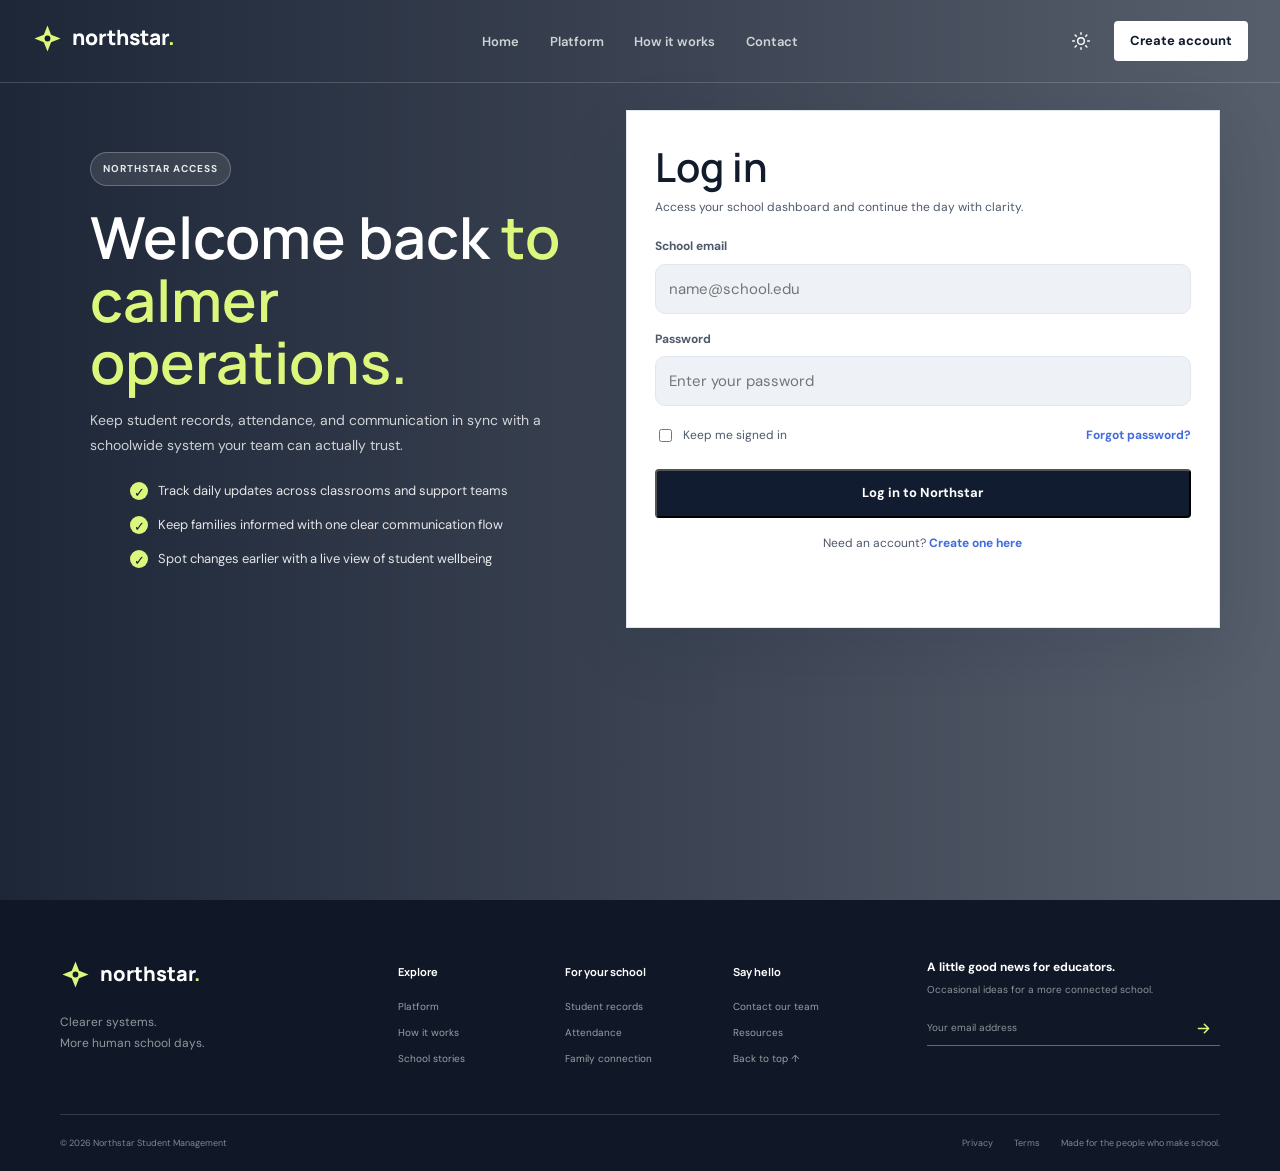
<file: login.html>
<!doctype html>
<html lang="en">
  <head>
    <meta charset="UTF-8" />
    <meta name="viewport" content="width=device-width, initial-scale=1.0" />
    <meta
      name="description"
      content="Sign in to Northstar Student Management to manage student records, attendance, and family communication."
    />
    <title>Log in | Northstar</title>
    <link rel="preconnect" href="https://fonts.googleapis.com" />
    <link rel="preconnect" href="https://fonts.gstatic.com" crossorigin />
    <link
      href="https://fonts.googleapis.com/css2?family=DM+Sans:wght@400;500;700;800&family=Manrope:wght@500;600;700;800&display=swap"
      rel="stylesheet"
    />
    <link rel="stylesheet" href="./assets/css/style.css" />
  </head>
  <body>
    <a class="skip-link" href="#main-content">Skip to content</a>
    <header class="site-header">
      <div class="header-inner">
        <div>
          <a class="brand" href="index.html"
            ><span class="brand-mark" aria-hidden="true"
              ><svg viewBox="0 0 32 32" fill="none">
                <path
                  d="M16 2.5 19.7 12l9.8 4-9.8 3.8L16 29.5l-3.8-9.7L2.5 16l9.7-4L16 2.5Z"
                  fill="currentColor"
                />
                <circle
                  cx="16"
                  cy="16"
                  r="3"
                  fill="var(--mark-core)"
                /></svg></span
            ><span>northstar<span class="brand-period">.</span></span></a
          >
        </div>
        <nav class="main-nav" aria-label="Main navigation">
          <a class="nav-link" href="index.html">Home</a>
          <a class="nav-link" href="platform.html">Platform</a>
          <a class="nav-link" href="how-it-works.html">How it works</a>
          <a class="nav-link" href="contact.html">Contact</a>
        </nav>
        <div class="header-actions">
          <button
            class="icon-button theme-toggle"
            type="button"
            aria-label="Switch to dark mode"
            title="Switch theme"
          >
            <svg
              class="sun-icon"
              viewBox="0 0 24 24"
              fill="none"
              aria-hidden="true"
            >
              <circle cx="12" cy="12" r="4" />
              <path
                d="M12 2v2m0 16v2M4.93 4.93l1.42 1.42m11.3 11.3 1.42 1.42M2 12h2m16 0h2M4.93 19.07l1.42-1.42m11.3-11.3 1.42-1.42"
              /></svg
            ><svg
              class="moon-icon"
              viewBox="0 0 24 24"
              fill="none"
              aria-hidden="true"
            >
              <path
                d="M20.1 15.7A8.5 8.5 0 0 1 8.3 3.9 8.5 8.5 0 1 0 20.1 15.7Z"
              />
            </svg>
          </button>
          <a class="button button-dark header-login" href="register.html"
            >Create account</a
          >
        </div>
      </div>
    </header>

    <main id="main-content" class="auth-page">
      <div class="page-width auth-shell">
        <aside class="auth-visual" aria-label="Northstar benefits">
          <div class="auth-visual-inner">
            <span class="auth-badge">Northstar access</span>
            <h1>Welcome back <span>to calmer operations.</span></h1>
            <p>
              Keep student records, attendance, and communication in sync with a
              schoolwide system your team can actually trust.
            </p>
            <ul class="auth-points">
              <li>Track daily updates across classrooms and support teams</li>
              <li>Keep families informed with one clear communication flow</li>
              <li>
                Spot changes earlier with a live view of student wellbeing
              </li>
            </ul>
          </div>
        </aside>

        <section class="auth-card" aria-labelledby="login-title">
          <div class="auth-card-header">
            <h2 id="login-title">Log in</h2>
            <p>
              Access your school dashboard and continue the day with clarity.
            </p>
          </div>

          <form class="auth-form" action="index.html" method="get">
            <div class="auth-field">
              <label for="login-email">School email</label>
              <input
                id="login-email"
                type="email"
                placeholder="name@school.edu"
                autocomplete="email"
                required
              />
            </div>

            <div class="auth-field">
              <label for="login-password">Password</label>
              <input
                id="login-password"
                type="password"
                placeholder="Enter your password"
                autocomplete="current-password"
                required
              />
            </div>

            <div class="auth-options">
              <label><input type="checkbox" /> Keep me signed in</label>
              <a class="auth-link" href="contact.html">Forgot password?</a>
            </div>

            <div class="auth-submit">
              <button class="button button-dark" type="submit">
                Log in to Northstar
              </button>
            </div>
          </form>

          <p class="auth-footer">
            Need an account? <a href="register.html">Create one here</a>
          </p>
        </section>
      </div>
    </main>

    <footer class="site-footer">
      <div class="page-width">
        <div class="footer-main">
          <div class="footer-brand-col">
            <a class="brand footer-brand" href="index.html"
              ><span class="brand-mark" aria-hidden="true"
                ><svg viewBox="0 0 32 32" fill="none">
                  <path
                    d="M16 2.5 19.7 12l9.8 4-9.8 3.8L16 29.5l-3.8-9.7L2.5 16l9.7-4L16 2.5Z"
                    fill="currentColor"
                  />
                  <circle
                    cx="16"
                    cy="16"
                    r="3"
                    fill="var(--mark-core)"
                  /></svg></span
              ><span>northstar<span class="brand-period">.</span></span></a
            >
            <p>Clearer systems.<br />More human school days.</p>
          </div>
          <div class="footer-links">
            <div>
              <h3>Explore</h3>
              <a href="platform.html">Platform</a>
              <a href="how-it-works.html">How it works</a>
              <a href="index.html#stories">School stories</a>
            </div>
            <div>
              <h3>For your school</h3>
              <a href="index.html#get-started">Student records</a>
              <a href="index.html#get-started">Attendance</a>
              <a href="index.html#get-started">Family connection</a>
            </div>
            <div>
              <h3>Say hello</h3>
              <a href="contact.html">Contact our team</a>
              <a href="index.html#resources">Resources</a>
              <a href="#top">Back to top ↑</a>
            </div>
          </div>
          <form class="newsletter-form">
            <label for="newsletter-email"
              >A little good news for educators.</label
            >
            <p>Occasional ideas for a more connected school.</p>
            <div class="newsletter-field">
              <input
                id="newsletter-email"
                type="email"
                placeholder="Your email address"
                required
              /><button type="submit" aria-label="Subscribe to newsletter">
                <svg viewBox="0 0 20 20" fill="none" aria-hidden="true">
                  <path d="M4 10h12m-5-5 5 5-5 5" />
                </svg>
              </button>
            </div>
            <span class="newsletter-status" aria-live="polite"></span>
          </form>
        </div>
        <div class="footer-bottom">
          <span
            >© <span id="current-year">2025</span> Northstar Student
            Management</span
          >
          <div>
            <a href="index.html#get-started">Privacy</a
            ><a href="index.html#get-started">Terms</a
            ><span>Made for the people who make school.</span>
          </div>
        </div>
      </div>
    </footer>
    <div class="toast" role="status" aria-live="polite"></div>
    <script src="./assets/js/script.js"></script>
  </body>
</html>
</file>
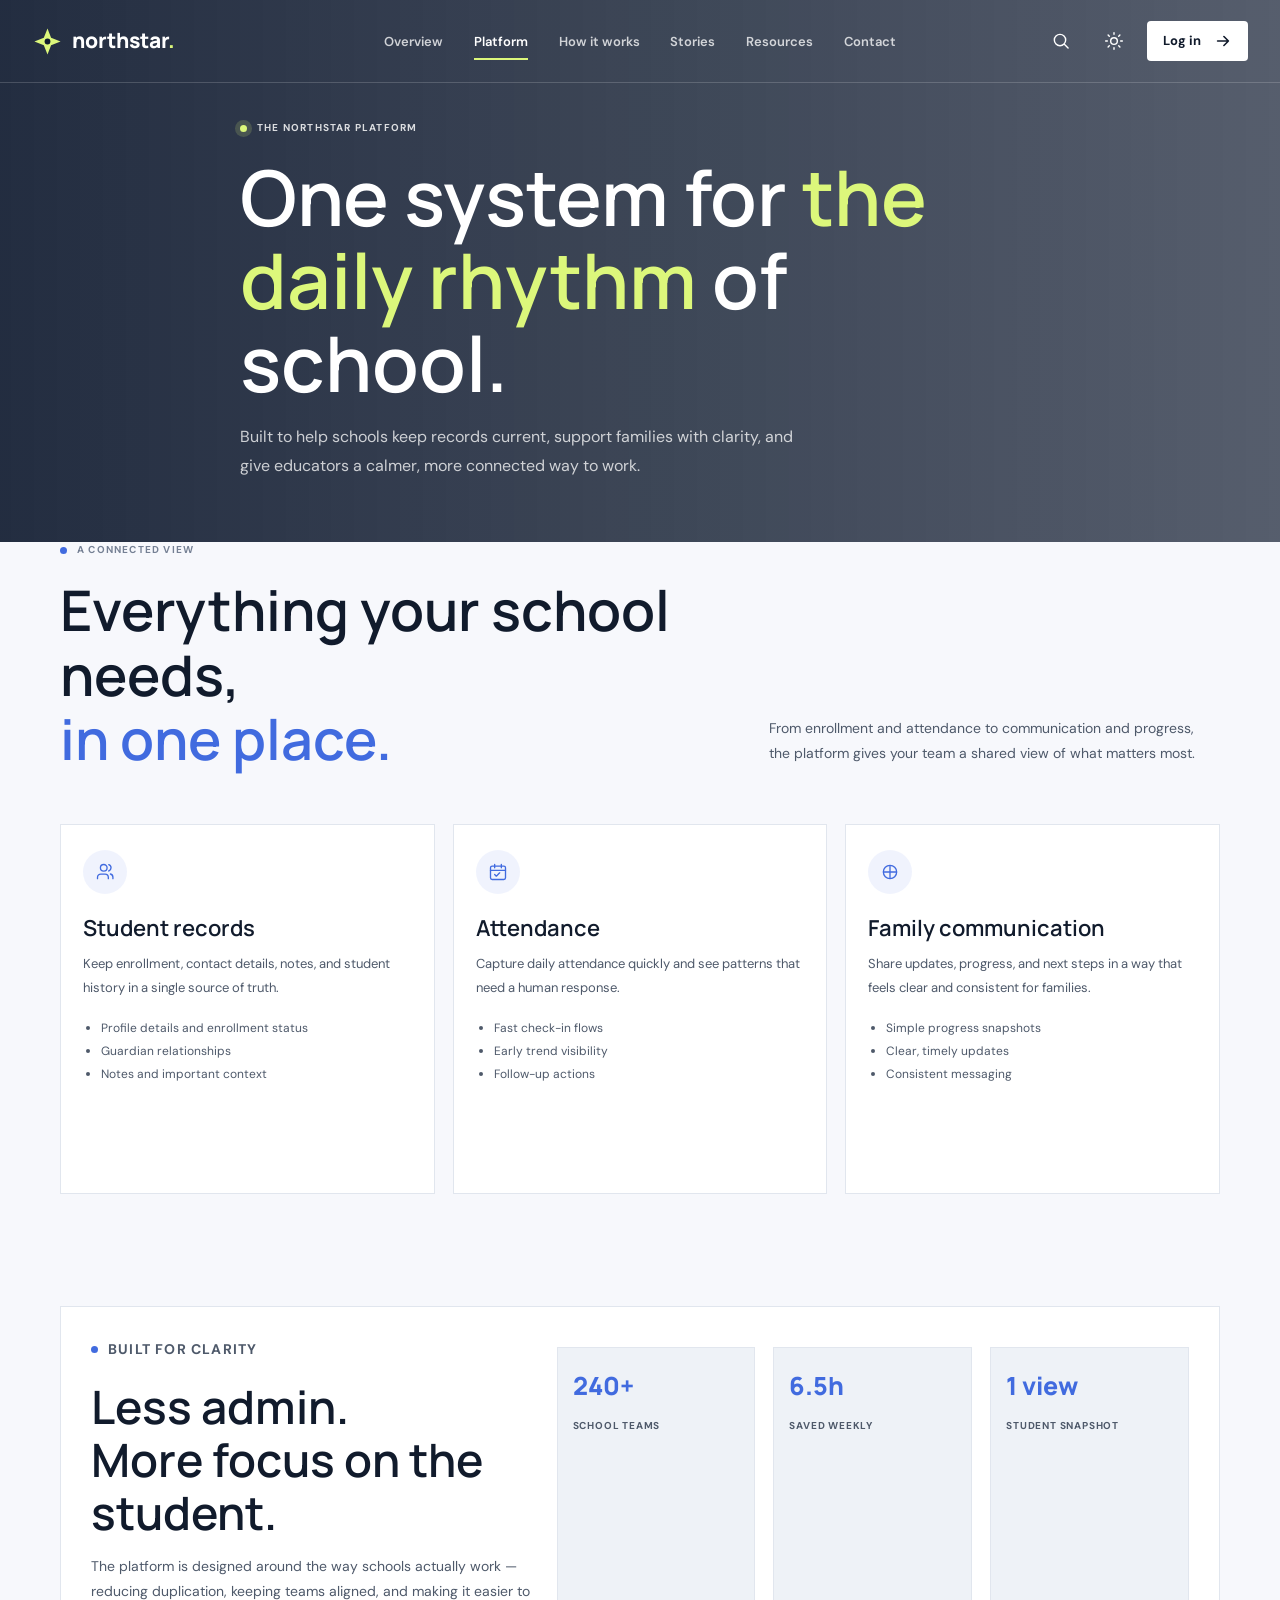
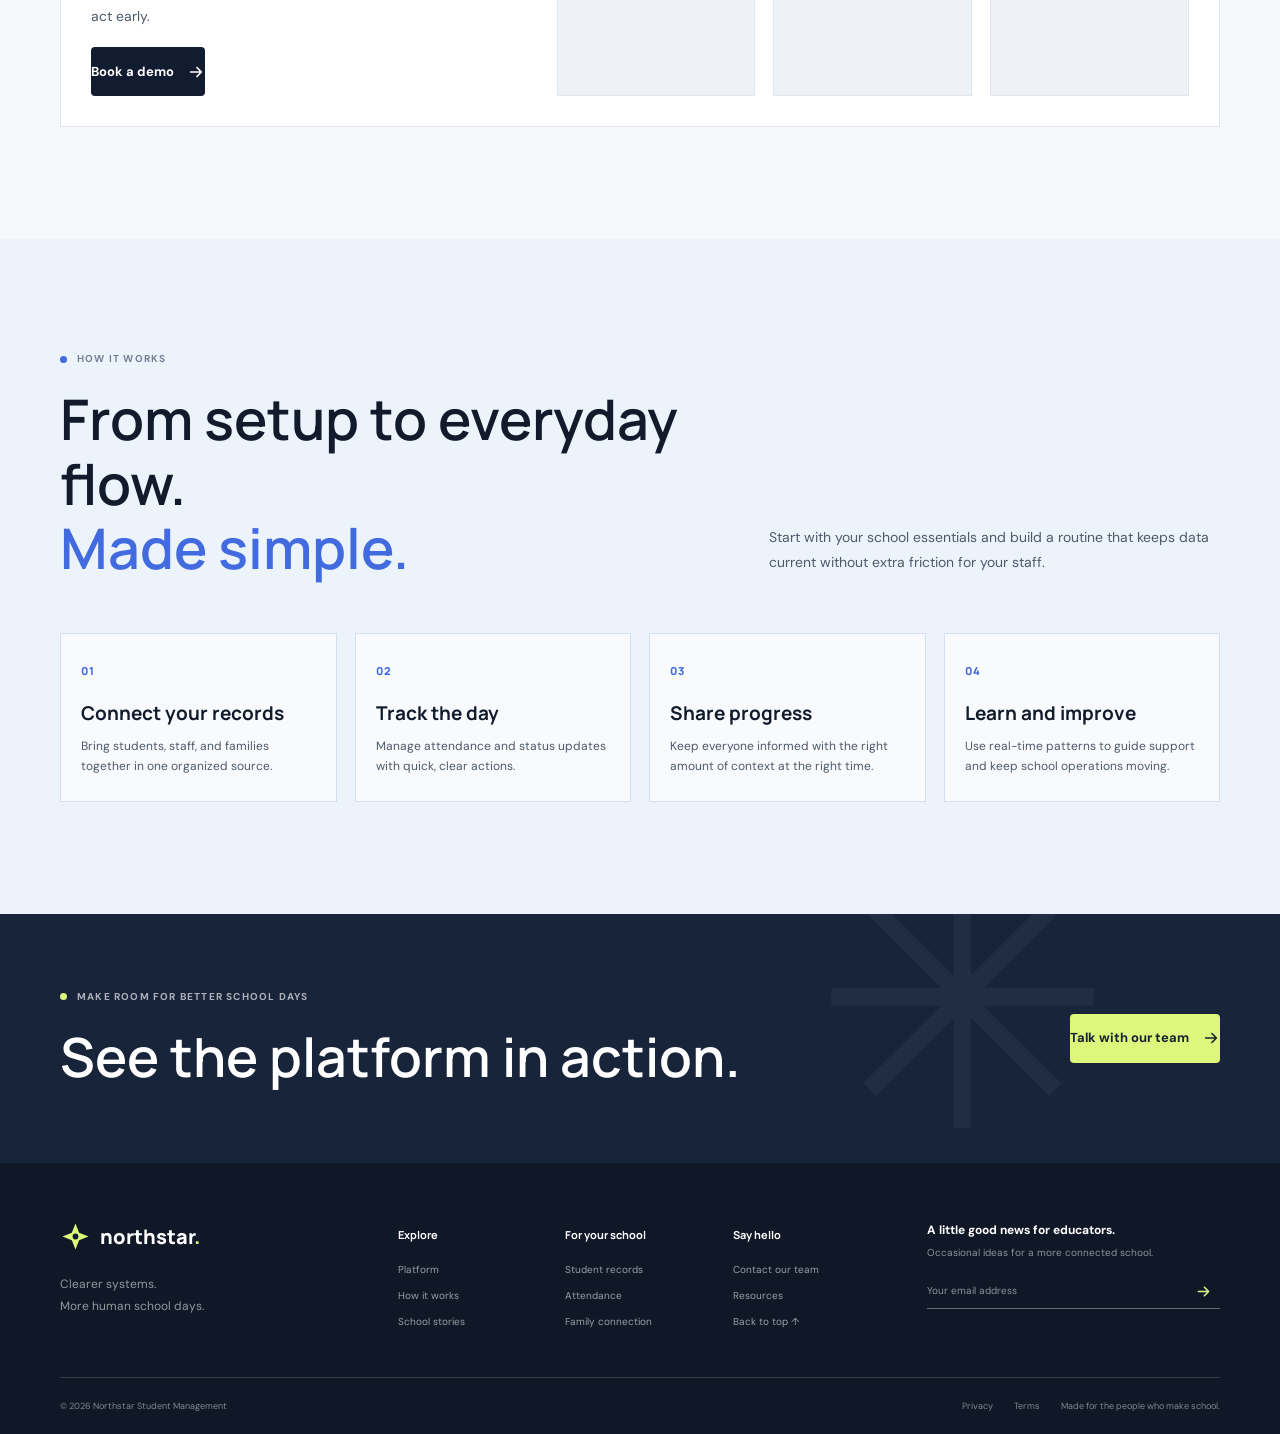
<file: platform.html>
<!doctype html>
<html lang="en">
  <head>
    <meta charset="UTF-8" />
    <meta name="viewport" content="width=device-width, initial-scale=1.0" />
    <meta name="theme-color" content="#f7f8fc" />
    <meta
      name="description"
      content="Explore the Northstar platform — a connected student management system for records, attendance, family communication, and daily school operations."
    />
    <link rel="preconnect" href="https://fonts.googleapis.com" />
    <link rel="preconnect" href="https://fonts.gstatic.com" crossorigin />
    <link
      href="https://fonts.googleapis.com/css2?family=DM+Sans:wght@400;500;600;700&family=Manrope:wght@400;500;600;700;800&display=swap"
      rel="stylesheet"
    />
    <link rel="stylesheet" href="./assets/css/style.css" />
    <title>Platform | Northstar</title>
  </head>
  <body>
    <a class="skip-link" href="#main-content">Skip to content</a>
    <header class="site-header" id="top">
      <div class="header-inner">
        <a class="brand" href="index.html" aria-label="Northstar home">
          <span class="brand-mark" aria-hidden="true"
            ><svg viewBox="0 0 32 32" fill="none">
              <path
                d="M16 2.5 19.7 12l9.8 4-9.8 3.8L16 29.5l-3.8-9.7L2.5 16l9.7-4L16 2.5Z"
                fill="currentColor"
              />
              <circle cx="16" cy="16" r="3" fill="var(--mark-core)" /></svg
          ></span>
          <span>northstar<span class="brand-period">.</span></span>
        </a>
        <button
          class="icon-button menu-toggle"
          type="button"
          aria-label="Open navigation menu"
          aria-expanded="false"
          aria-controls="primary-navigation"
        >
          <svg viewBox="0 0 24 24" fill="none" aria-hidden="true">
            <path d="M4 7h16M4 12h16M4 17h16" />
          </svg>
        </button>
        <nav
          class="main-nav"
          id="primary-navigation"
          aria-label="Main navigation"
        >
          <a class="nav-link" href="index.html#overview">Overview</a>
          <a class="nav-link active" href="platform.html">Platform</a>
          <a class="nav-link" href="how-it-works.html">How it works</a>
          <a class="nav-link" href="index.html#stories">Stories</a>
          <a class="nav-link" href="index.html#resources">Resources</a>
          <a class="nav-link" href="contact.html">Contact</a>
        </nav>
        <div class="header-actions">
          <button
            class="icon-button search-toggle"
            type="button"
            aria-label="Search this page"
            title="Search"
          >
            <svg viewBox="0 0 24 24" fill="none" aria-hidden="true">
              <circle cx="10.8" cy="10.8" r="6.8" />
              <path d="m16 16 4.5 4.5" />
            </svg>
          </button>
          <button
            class="icon-button theme-toggle"
            type="button"
            aria-label="Switch to dark mode"
            title="Switch theme"
          >
            <svg
              class="sun-icon"
              viewBox="0 0 24 24"
              fill="none"
              aria-hidden="true"
            >
              <circle cx="12" cy="12" r="4" />
              <path
                d="M12 2v2m0 16v2M4.93 4.93l1.42 1.42m11.3 11.3 1.42 1.42M2 12h2m16 0h2M4.93 19.07l1.42-1.42m11.3-11.3 1.42-1.42"
              /></svg
            ><svg
              class="moon-icon"
              viewBox="0 0 24 24"
              fill="none"
              aria-hidden="true"
            >
              <path
                d="M20.1 15.7A8.5 8.5 0 0 1 8.3 3.9 8.5 8.5 0 1 0 20.1 15.7Z"
              />
            </svg>
          </button>
          <a class="button button-dark header-login" href="login.html"
            >Log in
            <svg viewBox="0 0 20 20" fill="none" aria-hidden="true">
              <path d="M4 10h12m-5-5 5 5-5 5" /></svg
          ></a>
        </div>
      </div>
      <form class="search-panel" role="search" hidden>
        <label for="site-search">Search this page</label>
        <div class="search-field">
          <svg viewBox="0 0 24 24" fill="none" aria-hidden="true">
            <circle cx="10.8" cy="10.8" r="6.8" />
            <path d="m16 16 4.5 4.5" /></svg
          ><input
            id="site-search"
            type="search"
            placeholder="Try “attendance” or “families”"
            autocomplete="off"
          /><button
            class="search-close"
            type="button"
            aria-label="Close search"
          >
            ×
          </button>
        </div>
        <p class="search-status" aria-live="polite">
          Search headings and page content.
        </p>
      </form>
    </header>

    <main id="main-content">
      <section class="platform-hero" aria-labelledby="platform-title">
        <div class="page-width platform-hero-inner">
          <p class="eyebrow hero-eyebrow">
            <span class="eyebrow-dot"></span> The Northstar platform
          </p>
          <h1 id="platform-title">
            One system for <span>the daily rhythm</span> of school.
          </h1>
          <p>
            Built to help schools keep records current, support families with
            clarity, and give educators a calmer, more connected way to work.
          </p>
        </div>
      </section>

      <section class="section-pad platform-showcase">
        <div class="page-width">
          <div class="section-heading split-heading">
            <div>
              <p class="eyebrow">
                <span class="eyebrow-dot"></span> A connected view
              </p>
              <h2>
                Everything your school needs,<br /><span>in one place.</span>
              </h2>
            </div>
            <p class="section-intro">
              From enrollment and attendance to communication and progress, the
              platform gives your team a shared view of what matters most.
            </p>
          </div>

          <div class="platform-grid">
            <article class="platform-card">
              <div class="platform-card-icon" aria-hidden="true">
                <svg viewBox="0 0 24 24" fill="none">
                  <path
                    d="M16 20v-1.5a4 4 0 0 0-4-4H7a4 4 0 0 0-4 4V20m7.5-9a4 4 0 1 0 0-8 4 4 0 0 0 0 8Zm6-7.8a4 4 0 0 1 0 7.6m2 3.6a4 4 0 0 1 3 3.9V20"
                  />
                </svg>
              </div>
              <h3>Student records</h3>
              <p>
                Keep enrollment, contact details, notes, and student history in
                a single source of truth.
              </p>
              <ul>
                <li>Profile details and enrollment status</li>
                <li>Guardian relationships</li>
                <li>Notes and important context</li>
              </ul>
            </article>

            <article class="platform-card">
              <div class="platform-card-icon" aria-hidden="true">
                <svg viewBox="0 0 24 24" fill="none">
                  <rect x="3" y="5" width="18" height="16" rx="2" />
                  <path d="M16 3v4M8 3v4M3 10h18m-13 5 2 2 4-4" />
                </svg>
              </div>
              <h3>Attendance</h3>
              <p>
                Capture daily attendance quickly and see patterns that need a
                human response.
              </p>
              <ul>
                <li>Fast check-in flows</li>
                <li>Early trend visibility</li>
                <li>Follow-up actions</li>
              </ul>
            </article>

            <article class="platform-card">
              <div class="platform-card-icon" aria-hidden="true">
                <svg viewBox="0 0 24 24" fill="none">
                  <path d="M5 12h14M12 5v14" />
                  <circle cx="12" cy="12" r="8" />
                </svg>
              </div>
              <h3>Family communication</h3>
              <p>
                Share updates, progress, and next steps in a way that feels
                clear and consistent for families.
              </p>
              <ul>
                <li>Simple progress snapshots</li>
                <li>Clear, timely updates</li>
                <li>Consistent messaging</li>
              </ul>
            </article>
          </div>
        </div>
      </section>

      <section class="section-pad platform-summary">
        <div class="page-width platform-summary-panel">
          <div class="summary-copy">
            <p class="eyebrow">
              <span class="eyebrow-dot"></span> Built for clarity
            </p>
            <h3>Less admin.<br />More focus on the student.</h3>
            <p>
              The platform is designed around the way schools actually work —
              reducing duplication, keeping teams aligned, and making it easier
              to act early.
            </p>
            <a class="button button-dark" href="contact.html"
              >Book a demo
              <svg viewBox="0 0 20 20" fill="none" aria-hidden="true">
                <path d="M4 10h12m-5-5 5 5-5 5" /></svg
            ></a>
          </div>
          <div class="summary-metrics" aria-label="Platform metrics">
            <div>
              <strong>240+</strong>
              <span>School teams</span>
            </div>
            <div>
              <strong>6.5h</strong>
              <span>Saved weekly</span>
            </div>
            <div>
              <strong>1 view</strong>
              <span>Student snapshot</span>
            </div>
          </div>
        </div>
      </section>

      <section class="section-pad platform-steps">
        <div class="page-width">
          <div class="section-heading split-heading">
            <div>
              <p class="eyebrow">
                <span class="eyebrow-dot"></span> How it works
              </p>
              <h2>
                From setup to everyday flow.<br /><span>Made simple.</span>
              </h2>
            </div>
            <p class="section-intro">
              Start with your school essentials and build a routine that keeps
              data current without extra friction for your staff.
            </p>
          </div>

          <div class="platform-steps-grid">
            <article class="platform-step">
              <span class="step-index">01</span>
              <h3>Connect your records</h3>
              <p>
                Bring students, staff, and families together in one organized
                source.
              </p>
            </article>
            <article class="platform-step">
              <span class="step-index">02</span>
              <h3>Track the day</h3>
              <p>
                Manage attendance and status updates with quick, clear actions.
              </p>
            </article>
            <article class="platform-step">
              <span class="step-index">03</span>
              <h3>Share progress</h3>
              <p>
                Keep everyone informed with the right amount of context at the
                right time.
              </p>
            </article>
            <article class="platform-step">
              <span class="step-index">04</span>
              <h3>Learn and improve</h3>
              <p>
                Use real-time patterns to guide support and keep school
                operations moving.
              </p>
            </article>
          </div>
        </div>
      </section>

      <section class="cta-section" id="get-started">
        <div class="cta-decoration" aria-hidden="true">✳</div>
        <div class="page-width cta-inner">
          <div>
            <p class="eyebrow">
              <span class="eyebrow-dot"></span> Make room for better school days
            </p>
            <h2>See the platform in action.</h2>
          </div>
          <a
            class="button button-lime"
            href="mailto:hello@northstar.school?subject=Northstar%20platform%20enquiry"
            >Talk with our team
            <svg viewBox="0 0 20 20" fill="none" aria-hidden="true">
              <path d="M4 10h12m-5-5 5 5-5 5" /></svg
          ></a>
        </div>
      </section>
    </main>

    <footer class="site-footer">
      <div class="page-width">
        <div class="footer-main">
          <div class="footer-brand-col">
            <a class="brand footer-brand" href="index.html"
              ><span class="brand-mark" aria-hidden="true"
                ><svg viewBox="0 0 32 32" fill="none">
                  <path
                    d="M16 2.5 19.7 12l9.8 4-9.8 3.8L16 29.5l-3.8-9.7L2.5 16l9.7-4L16 2.5Z"
                    fill="currentColor"
                  />
                  <circle
                    cx="16"
                    cy="16"
                    r="3"
                    fill="var(--mark-core)"
                  /></svg></span
              ><span>northstar<span class="brand-period">.</span></span></a
            >
            <p>Clearer systems.<br />More human school days.</p>
          </div>
          <div class="footer-links">
            <div>
              <h3>Explore</h3>
              <a href="platform.html">Platform</a>
              <a href="how-it-works.html">How it works</a>
              <a href="index.html#stories">School stories</a>
            </div>
            <div>
              <h3>For your school</h3>
              <a href="index.html#get-started">Student records</a>
              <a href="index.html#get-started">Attendance</a>
              <a href="index.html#get-started">Family connection</a>
            </div>
            <div>
              <h3>Say hello</h3>
              <a href="contact.html">Contact our team</a>
              <a href="index.html#resources">Resources</a>
              <a href="#top">Back to top ↑</a>
            </div>
          </div>
          <form class="newsletter-form">
            <label for="newsletter-email"
              >A little good news for educators.</label
            >
            <p>Occasional ideas for a more connected school.</p>
            <div class="newsletter-field">
              <input
                id="newsletter-email"
                type="email"
                placeholder="Your email address"
                required
              /><button type="submit" aria-label="Subscribe to newsletter">
                <svg viewBox="0 0 20 20" fill="none" aria-hidden="true">
                  <path d="M4 10h12m-5-5 5 5-5 5" />
                </svg>
              </button>
            </div>
            <span class="newsletter-status" aria-live="polite"></span>
          </form>
        </div>
        <div class="footer-bottom">
          <span
            >© <span id="current-year">2025</span> Northstar Student
            Management</span
          >
          <div>
            <a href="index.html#get-started">Privacy</a
            ><a href="index.html#get-started">Terms</a
            ><span>Made for the people who make school.</span>
          </div>
        </div>
      </div>
    </footer>
    <div class="toast" role="status" aria-live="polite"></div>
    <script src="./assets/js/script.js"></script>
  </body>
</html>
</file>
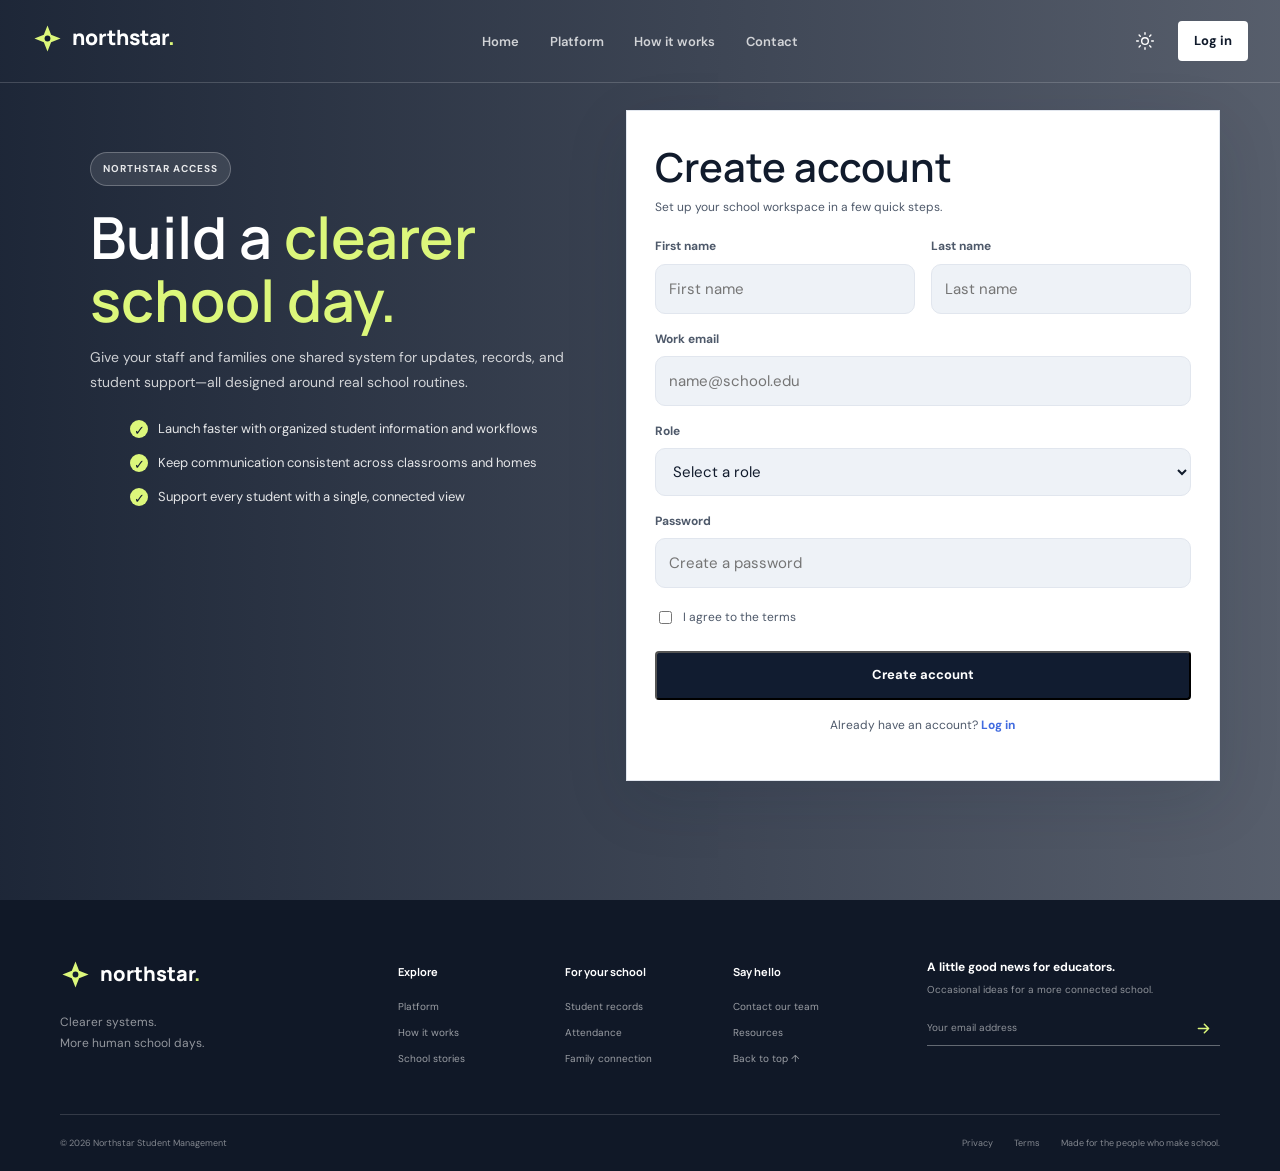
<file: register.html>
<!doctype html>
<html lang="en">
  <head>
    <meta charset="UTF-8" />
    <meta name="viewport" content="width=device-width, initial-scale=1.0" />
    <meta
      name="description"
      content="Create a Northstar account to streamline student records, attendance, and family communication."
    />
    <title>Register | Northstar</title>
    <link rel="preconnect" href="https://fonts.googleapis.com" />
    <link rel="preconnect" href="https://fonts.gstatic.com" crossorigin />
    <link
      href="https://fonts.googleapis.com/css2?family=DM+Sans:wght@400;500;700;800&family=Manrope:wght@500;600;700;800&display=swap"
      rel="stylesheet"
    />
    <link rel="stylesheet" href="./assets/css/style.css" />
  </head>
  <body>
    <a class="skip-link" href="#main-content">Skip to content</a>
    <header class="site-header">
      <div class="header-inner">
        <div>
          <a class="brand" href="index.html"
            ><span class="brand-mark" aria-hidden="true"
              ><svg viewBox="0 0 32 32" fill="none">
                <path
                  d="M16 2.5 19.7 12l9.8 4-9.8 3.8L16 29.5l-3.8-9.7L2.5 16l9.7-4L16 2.5Z"
                  fill="currentColor"
                />
                <circle
                  cx="16"
                  cy="16"
                  r="3"
                  fill="var(--mark-core)"
                /></svg></span
            ><span>northstar<span class="brand-period">.</span></span></a
          >
        </div>
        <nav class="main-nav" aria-label="Main navigation">
          <a class="nav-link" href="index.html">Home</a>
          <a class="nav-link" href="platform.html">Platform</a>
          <a class="nav-link" href="how-it-works.html">How it works</a>
          <a class="nav-link" href="contact.html">Contact</a>
        </nav>
        <div class="header-actions">
          <button
            class="icon-button theme-toggle"
            type="button"
            aria-label="Switch to dark mode"
            title="Switch theme"
          >
            <svg
              class="sun-icon"
              viewBox="0 0 24 24"
              fill="none"
              aria-hidden="true"
            >
              <circle cx="12" cy="12" r="4" />
              <path
                d="M12 2v2m0 16v2M4.93 4.93l1.42 1.42m11.3 11.3 1.42 1.42M2 12h2m16 0h2M4.93 19.07l1.42-1.42m11.3-11.3 1.42-1.42"
              /></svg
            ><svg
              class="moon-icon"
              viewBox="0 0 24 24"
              fill="none"
              aria-hidden="true"
            >
              <path
                d="M20.1 15.7A8.5 8.5 0 0 1 8.3 3.9 8.5 8.5 0 1 0 20.1 15.7Z"
              />
            </svg>
          </button>
          <a class="button button-dark header-login" href="login.html"
            >Log in</a
          >
        </div>
      </div>
    </header>

    <main id="main-content" class="auth-page">
      <div class="page-width auth-shell">
        <aside class="auth-visual" aria-label="Northstar benefits">
          <div class="auth-visual-inner">
            <span class="auth-badge">Northstar access</span>
            <h1>Build a <span>clearer school day.</span></h1>
            <p>
              Give your staff and families one shared system for updates,
              records, and student support—all designed around real school
              routines.
            </p>
            <ul class="auth-points">
              <li>
                Launch faster with organized student information and workflows
              </li>
              <li>Keep communication consistent across classrooms and homes</li>
              <li>Support every student with a single, connected view</li>
            </ul>
          </div>
        </aside>

        <section class="auth-card" aria-labelledby="register-title">
          <div class="auth-card-header">
            <h2 id="register-title">Create account</h2>
            <p>Set up your school workspace in a few quick steps.</p>
          </div>

          <form class="auth-form" action="index.html" method="get">
            <div class="auth-form-row">
              <div class="auth-field">
                <label for="register-first-name">First name</label>
                <input
                  id="register-first-name"
                  type="text"
                  placeholder="First name"
                  autocomplete="given-name"
                  required
                />
              </div>
              <div class="auth-field">
                <label for="register-last-name">Last name</label>
                <input
                  id="register-last-name"
                  type="text"
                  placeholder="Last name"
                  autocomplete="family-name"
                  required
                />
              </div>
            </div>

            <div class="auth-field">
              <label for="register-email">Work email</label>
              <input
                id="register-email"
                type="email"
                placeholder="name@school.edu"
                autocomplete="email"
                required
              />
            </div>

            <div class="auth-field">
              <label for="register-role">Role</label>
              <select id="register-role" required>
                <option value="">Select a role</option>
                <option>School leader</option>
                <option>Teacher</option>
                <option>Administrative staff</option>
                <option>Family support</option>
              </select>
            </div>

            <div class="auth-field">
              <label for="register-password">Password</label>
              <input
                id="register-password"
                type="password"
                placeholder="Create a password"
                autocomplete="new-password"
                required
              />
            </div>

            <div class="auth-options">
              <label
                ><input type="checkbox" required /> I agree to the terms</label
              >
            </div>

            <div class="auth-submit">
              <button class="button button-dark" type="submit">
                Create account
              </button>
            </div>
          </form>

          <p class="auth-footer">
            Already have an account? <a href="login.html">Log in</a>
          </p>
        </section>
      </div>
    </main>

    <footer class="site-footer">
      <div class="page-width">
        <div class="footer-main">
          <div class="footer-brand-col">
            <a class="brand footer-brand" href="index.html"
              ><span class="brand-mark" aria-hidden="true"
                ><svg viewBox="0 0 32 32" fill="none">
                  <path
                    d="M16 2.5 19.7 12l9.8 4-9.8 3.8L16 29.5l-3.8-9.7L2.5 16l9.7-4L16 2.5Z"
                    fill="currentColor"
                  />
                  <circle
                    cx="16"
                    cy="16"
                    r="3"
                    fill="var(--mark-core)"
                  /></svg></span
              ><span>northstar<span class="brand-period">.</span></span></a
            >
            <p>Clearer systems.<br />More human school days.</p>
          </div>
          <div class="footer-links">
            <div>
              <h3>Explore</h3>
              <a href="platform.html">Platform</a>
              <a href="how-it-works.html">How it works</a>
              <a href="index.html#stories">School stories</a>
            </div>
            <div>
              <h3>For your school</h3>
              <a href="index.html#get-started">Student records</a>
              <a href="index.html#get-started">Attendance</a>
              <a href="index.html#get-started">Family connection</a>
            </div>
            <div>
              <h3>Say hello</h3>
              <a href="contact.html">Contact our team</a>
              <a href="index.html#resources">Resources</a>
              <a href="#top">Back to top ↑</a>
            </div>
          </div>
          <form class="newsletter-form">
            <label for="newsletter-email"
              >A little good news for educators.</label
            >
            <p>Occasional ideas for a more connected school.</p>
            <div class="newsletter-field">
              <input
                id="newsletter-email"
                type="email"
                placeholder="Your email address"
                required
              /><button type="submit" aria-label="Subscribe to newsletter">
                <svg viewBox="0 0 20 20" fill="none" aria-hidden="true">
                  <path d="M4 10h12m-5-5 5 5-5 5" />
                </svg>
              </button>
            </div>
            <span class="newsletter-status" aria-live="polite"></span>
          </form>
        </div>
        <div class="footer-bottom">
          <span
            >© <span id="current-year">2025</span> Northstar Student
            Management</span
          >
          <div>
            <a href="index.html#get-started">Privacy</a
            ><a href="index.html#get-started">Terms</a
            ><span>Made for the people who make school.</span>
          </div>
        </div>
      </div>
    </footer>
    <div class="toast" role="status" aria-live="polite"></div>
    <script src="./assets/js/script.js"></script>
  </body>
</html>
</file>
<file: assets/css/style.css>
:root {
  color-scheme: light;
  --page: #f7f8fc;
  --surface: #ffffff;
  --surface-soft: #eef2f7;
  --ink: #111b2c;
  --ink-soft: #4e596a;
  --muted: #758094;
  --line: #e1e6ee;
  --navy: #111c30;
  --navy-2: #192843;
  --blue: #416bdf;
  --lime: #dcf77b;
  --coral: #f37e64;
  --mark-core: #111c30;
  --shadow: 0 20px 60px rgba(18, 30, 50, 0.12);
  font-family: "DM Sans", "Segoe UI", sans-serif;
  font-synthesis: none;
  text-rendering: optimizeLegibility;
  scroll-behavior: smooth;
}

*,
*::before,
*::after {
  box-sizing: border-box;
}
body {
  margin: 0;
  background: var(--page);
  color: var(--ink);
  font-family: "DM Sans", "Segoe UI", sans-serif;
  font-size: 15px;
  line-height: 1.6;
  transition:
    background 0.25s ease,
    color 0.25s ease;
}
body[data-theme="dark"] {
  color-scheme: dark;
  --page: #101827;
  --surface: #172235;
  --surface-soft: #202d42;
  --ink: #f2f5fa;
  --ink-soft: #b8c2d2;
  --muted: #96a3b8;
  --line: #2b3a50;
  --navy: #0b1320;
  --navy-2: #15233a;
  --blue: #83a2ff;
  --lime: #dcf77b;
  --mark-core: #101827;
  --shadow: 0 20px 60px rgba(0, 0, 0, 0.25);
}
button,
input {
  font: inherit;
}
a {
  color: inherit;
  text-decoration: none;
}
button {
  color: inherit;
}
svg {
  display: block;
}
.page-width {
  width: min(1160px, calc(100% - 64px));
  margin-inline: auto;
}
.skip-link {
  position: fixed;
  z-index: 100;
  top: 10px;
  left: 10px;
  padding: 10px 14px;
  transform: translateY(-150%);
  border-radius: 4px;
  background: var(--surface);
  color: var(--ink);
}
.skip-link:focus {
  transform: translateY(0);
}

/* Header */
.site-header {
  position: absolute;
  z-index: 20;
  top: 0;
  left: 0;
  width: 100%;
  color: #fff;
  border-bottom: 1px solid rgba(255, 255, 255, 0.17);
}
.header-inner {
  width: min(1320px, calc(100% - 64px));
  height: 82px;
  margin: auto;
  display: grid;
  grid-template-columns: 1fr auto 1fr;
  align-items: center;
  gap: 28px;
}
.brand {
  display: inline-flex;
  width: max-content;
  align-items: center;
  gap: 9px;
  color: inherit;
  font-family: "Manrope", sans-serif;
  font-size: 21px;
  font-weight: 800;
  letter-spacing: 0;
}
.brand-mark {
  display: grid;
  width: 31px;
  height: 31px;
  place-items: center;
  color: var(--lime);
}
.brand-mark svg {
  width: 100%;
}
.brand-period {
  color: var(--lime);
}
.main-nav {
  display: flex;
  align-items: center;
  gap: clamp(17px, 2.4vw, 34px);
}
.nav-link {
  position: relative;
  padding: 30px 0 28px;
  color: rgba(255, 255, 255, 0.77);
  font-size: 13px;
  font-weight: 600;
  transition: color 0.2s ease;
}
.nav-link:hover,
.nav-link.active {
  color: #fff;
}
.nav-link.active::after {
  position: absolute;
  right: 0;
  bottom: 20px;
  left: 0;
  height: 2px;
  background: var(--lime);
  content: "";
}
.header-actions {
  display: flex;
  justify-content: flex-end;
  align-items: center;
  gap: 13px;
}
.icon-button {
  display: inline-grid;
  width: 40px;
  height: 40px;
  flex: 0 0 auto;
  place-items: center;
  border: 1px solid transparent;
  border-radius: 50%;
  background: transparent;
  color: inherit;
  cursor: pointer;
  transition:
    border-color 0.2s ease,
    background 0.2s ease,
    transform 0.2s ease;
}
.icon-button:hover {
  transform: translateY(-1px);
  border-color: currentColor;
}
.icon-button svg {
  width: 20px;
  height: 20px;
  stroke: currentColor;
  stroke-linecap: round;
  stroke-linejoin: round;
  stroke-width: 1.7;
}
.theme-toggle .moon-icon {
  display: none;
}
body[data-theme="dark"] .theme-toggle .sun-icon {
  display: none;
}
body[data-theme="dark"] .theme-toggle .moon-icon {
  display: block;
}
.button {
  display: inline-flex;
  min-height: 49px;
  align-items: center;
  justify-content: center;
  gap: 13px;
  border-radius: 4px;
  font-size: 13px;
  font-weight: 700;
  transition:
    transform 0.2s ease,
    background 0.2s ease,
    color 0.2s ease;
}
.button:hover {
  transform: translateY(-2px);
}
.button svg {
  width: 18px;
  height: 18px;
  stroke: currentColor;
  stroke-linecap: round;
  stroke-linejoin: round;
  stroke-width: 1.8;
}
.button-dark {
  background: var(--navy);
  color: #fff;
}
.button-dark:hover {
  background: #273957;
}
.header-login {
  min-height: 40px;
  padding-inline: 16px;
  background: #fff;
  color: #101a2b;
}
.header-login:hover {
  background: var(--lime);
}
.menu-toggle {
  display: none;
}
.search-panel {
  position: absolute;
  top: 72px;
  right: max(32px, calc((100vw - 1320px) / 2));
  z-index: 5;
  width: min(420px, calc(100vw - 32px));
  padding: 18px;
  border: 1px solid var(--line);
  border-radius: 5px;
  background: var(--surface);
  color: var(--ink);
  box-shadow: var(--shadow);
}
.search-panel[hidden] {
  display: none;
}
.search-panel label {
  display: block;
  margin-bottom: 9px;
  font-size: 12px;
  font-weight: 700;
}
.search-field {
  display: flex;
  align-items: center;
  gap: 10px;
  border-bottom: 1px solid var(--line);
}
.search-field svg {
  width: 18px;
  stroke: var(--muted);
  stroke-width: 1.8;
}
.search-field input {
  width: 100%;
  padding: 10px 0;
  border: 0;
  outline: 0;
  background: transparent;
  color: var(--ink);
  font-size: 13px;
}
.search-close {
  border: 0;
  background: none;
  color: var(--muted);
  font-size: 23px;
  cursor: pointer;
}
.search-status {
  margin: 9px 0 0;
  color: var(--muted);
  font-size: 11px;
}
.search-match {
  outline: 3px solid var(--lime);
  outline-offset: 5px;
}

/* Hero */
.hero {
  position: relative;
  min-height: 720px;
  min-height: min(790px, 100svh);
  display: flex;
  align-items: center;
  overflow: hidden;
  background: #17263b;
  color: #fff;
}
.hero-image,
.hero-shade,
.hero-grid {
  position: absolute;
  inset: 0;
}
.hero-image {
  background: url("https://images.unsplash.com/photo-1523240795612-9a054b0db644?auto=format&fit=crop&w=2200&q=88")
    center 46% / cover no-repeat;
  transform: scale(1.015);
}
.hero-shade {
  background:
    linear-gradient(
      90deg,
      rgba(11, 21, 39, 0.93) 0%,
      rgba(11, 21, 39, 0.79) 41%,
      rgba(11, 21, 39, 0.28) 100%
    ),
    linear-gradient(0deg, rgba(11, 21, 39, 0.48), transparent 45%);
}
.hero-grid {
  opacity: 0.15;
  background-image:
    linear-gradient(rgba(255, 255, 255, 0.1) 1px, transparent 1px),
    linear-gradient(90deg, rgba(255, 255, 255, 0.1) 1px, transparent 1px);
  background-size: 76px 76px;
  mask-image: linear-gradient(90deg, #000 0%, transparent 66%);
}
.hero-content {
  position: relative;
  z-index: 1;
  padding-top: 86px;
  animation: rise-in 0.7s both;
}
.eyebrow {
  display: flex;
  align-items: center;
  gap: 10px;
  margin: 0 0 20px;
  color: var(--muted);
  font-size: 10px;
  font-weight: 700;
  letter-spacing: 1.2px;
  text-transform: uppercase;
}
.eyebrow-dot {
  width: 7px;
  height: 7px;
  flex: 0 0 7px;
  border-radius: 50%;
  background: var(--blue);
}
.hero-eyebrow {
  color: rgba(255, 255, 255, 0.83);
}
.hero-eyebrow .eyebrow-dot {
  background: var(--lime);
  box-shadow: 0 0 0 5px rgba(220, 247, 123, 0.16);
}
h1,
h2,
h3,
p {
  margin-top: 0;
}
h1,
h2,
h3 {
  font-family: "Manrope", "Segoe UI", sans-serif;
  letter-spacing: 0;
}
.hero h1 {
  max-width: 750px;
  margin: 0;
  font-size: clamp(48px, 6.3vw, 82px);
  font-weight: 600;
  line-height: 1.07;
}
.hero h1 span,
.cta-inner h2 span {
  color: var(--lime);
}
.hero-copy {
  max-width: 540px;
  margin: 23px 0 28px;
  color: rgba(255, 255, 255, 0.79);
  font-size: 16px;
  line-height: 1.75;
}
.hero-actions {
  display: flex;
  flex-wrap: wrap;
  gap: 12px;
}
.button-lime {
  background: var(--lime);
  color: #172238;
}
.button-lime:hover {
  background: #e9ff9d;
}
.button-glass {
  border-color: rgba(255, 255, 255, 0.4);
  background: rgba(255, 255, 255, 0.08);
  color: #fff;
  backdrop-filter: blur(10px);
}
.button-glass:hover {
  background: rgba(255, 255, 255, 0.17);
}
.play-icon {
  display: grid;
  width: 23px;
  height: 23px;
  place-items: center;
  padding-left: 2px;
  border: 1px solid rgba(255, 255, 255, 0.5);
  border-radius: 50%;
  font-size: 8px;
}
.hero-proof {
  display: flex;
  align-items: center;
  gap: 15px;
  margin-top: 42px;
}
.avatar-stack {
  display: flex;
  padding-left: 3px;
}
.avatar-stack span {
  display: grid;
  width: 31px;
  height: 31px;
  margin-left: -4px;
  place-items: center;
  border: 2px solid #24334b;
  border-radius: 50%;
  background: #ecd3c4;
  color: #18263a;
  font-size: 8px;
  font-weight: 700;
}
.avatar-stack span:nth-child(2) {
  background: #b5d2cc;
}
.avatar-stack span:nth-child(3) {
  background: #e5b39e;
}
.avatar-stack span:nth-child(4) {
  background: var(--lime);
}
.hero-proof p {
  margin: 0;
  color: rgba(255, 255, 255, 0.7);
  font-size: 11px;
  line-height: 1.5;
}
.hero-proof strong {
  color: #fff;
  font-size: 12px;
}
.hero-note {
  position: absolute;
  z-index: 1;
  right: max(38px, calc((100vw - 1320px) / 2));
  bottom: 128px;
  display: flex;
  align-items: center;
  gap: 10px;
  color: #fff;
  font-size: 11px;
  font-weight: 600;
  line-height: 1.45;
}
.note-mark {
  color: var(--lime);
  font-size: 27px;
}
.hero-scroll {
  position: absolute;
  right: max(38px, calc((100vw - 1320px) / 2));
  bottom: 0;
  display: flex;
  align-items: center;
  gap: 13px;
  color: rgba(255, 255, 255, 0.73);
  font-size: 10px;
}
.scroll-line {
  width: 1px;
  height: 48px;
  background: var(--lime);
}

/* Section foundations */
.signal-strip {
  border-bottom: 1px solid var(--line);
  background: var(--surface);
}
.signal-inner {
  min-height: 93px;
  display: flex;
  align-items: center;
  justify-content: space-between;
  gap: 24px;
}
.signal-inner p {
  margin: 0;
  color: var(--ink-soft);
  font-family: "Manrope", sans-serif;
  font-size: 13px;
  font-weight: 700;
}
.signal-inner div {
  display: flex;
  flex-wrap: wrap;
  justify-content: flex-end;
  gap: clamp(18px, 4vw, 55px);
  color: var(--muted);
  font-size: 9px;
  font-weight: 700;
  letter-spacing: 1.2px;
}
.section-pad {
  padding-block: 112px;
}
.section-heading {
  margin-bottom: 52px;
}
.split-heading {
  display: grid;
  grid-template-columns: 1fr 0.7fr;
  align-items: end;
  gap: 65px;
}
.section-heading h2,
.workflow-copy h2,
.story-heading h2 {
  margin: 0;
  font-size: clamp(38px, 4.4vw, 56px);
  font-weight: 600;
  line-height: 1.15;
}
.section-heading h2 span,
.workflow-copy h2 span,
.story-heading h2 span {
  color: var(--blue);
}
.section-intro {
  max-width: 440px;
  margin: 0 0 5px;
  color: var(--ink-soft);
  font-size: 14px;
  line-height: 1.8;
}

/* Platform cards */
.feature-layout {
  display: grid;
  grid-template-columns: 1.1fr 0.9fr 0.9fr;
  gap: 14px;
}
.feature-card {
  min-height: 383px;
  padding: 26px;
  overflow: hidden;
  border: 1px solid var(--line);
  background: var(--surface);
}
.feature-card-primary {
  display: flex;
  flex-direction: column;
  border-color: #202c41;
  background: #17243a;
  color: #fff;
}
.feature-topline {
  display: flex;
  align-items: center;
  justify-content: space-between;
}
.feature-number {
  color: var(--muted);
  font-size: 9px;
  font-weight: 700;
  letter-spacing: 1px;
}
.feature-card-primary .feature-number {
  color: rgba(255, 255, 255, 0.58);
}
.feature-icon {
  display: grid;
  width: 37px;
  height: 37px;
  place-items: center;
  border: 1px solid var(--line);
  border-radius: 50%;
  color: var(--blue);
}
.feature-card-primary .feature-icon {
  border-color: rgba(255, 255, 255, 0.25);
  color: var(--lime);
}
.feature-icon svg {
  width: 19px;
  stroke: currentColor;
  stroke-linecap: round;
  stroke-linejoin: round;
  stroke-width: 1.5;
}
.feature-card h3 {
  margin: 29px 0 12px;
  font-size: 25px;
  font-weight: 600;
  line-height: 1.27;
}
.feature-card > p {
  max-width: 320px;
  margin: 0 0 20px;
  color: var(--ink-soft);
  font-size: 12px;
  line-height: 1.75;
}
.feature-card-primary > p {
  color: rgba(255, 255, 255, 0.68);
}
.text-link {
  display: inline-flex;
  width: max-content;
  align-items: center;
  gap: 12px;
  color: var(--ink);
  font-size: 11px;
  font-weight: 700;
}
.text-link span {
  color: var(--blue);
  font-size: 15px;
  transition: transform 0.2s ease;
}
.text-link:hover span {
  transform: translate(2px, -2px);
}
.feature-card-primary .text-link {
  color: #fff;
}
.profile-preview {
  display: flex;
  align-items: center;
  gap: 10px;
  margin: auto -26px -26px;
  padding: 16px 26px;
  border-top: 1px solid rgba(255, 255, 255, 0.15);
  background: rgba(255, 255, 255, 0.045);
}
.profile-photo {
  width: 35px;
  height: 35px;
  flex: 0 0 35px;
  border-radius: 50%;
  background: url("https://images.unsplash.com/photo-1534528741775-53994a69daeb?auto=format&fit=crop&w=100&h=100&q=80")
    center / cover;
}
.profile-preview > div:nth-child(2) {
  display: grid;
  gap: 1px;
}
.profile-preview strong {
  font-size: 10px;
}
.profile-preview > div span {
  color: rgba(255, 255, 255, 0.58);
  font-size: 9px;
}
.profile-status {
  margin-left: auto;
  padding: 4px 7px;
  border-radius: 2px;
  background: rgba(220, 247, 123, 0.14);
  color: var(--lime);
  font-size: 8px;
}
.attendance-bars {
  display: flex;
  height: 95px;
  align-items: end;
  gap: 12px;
  margin-top: auto;
  padding-top: 17px;
}
.attendance-bars div {
  display: flex;
  height: 100%;
  flex: 1;
  flex-direction: column;
  align-items: center;
  justify-content: end;
  gap: 7px;
}
.attendance-bars i {
  width: 100%;
  height: var(--bar);
  min-height: 20px;
  border-radius: 2px 2px 0 0;
  background: linear-gradient(0deg, #416bdf, #90a9ff);
}
.attendance-bars div:nth-child(even) i {
  background: linear-gradient(0deg, #f37e64, #ffb19f);
}
.attendance-bars span {
  color: var(--muted);
  font-size: 8px;
}
.grade-preview {
  display: grid;
  gap: 11px;
  margin-top: auto;
  padding: 13px;
  border: 1px solid var(--line);
  background: var(--surface-soft);
}
.grade-preview > span {
  color: var(--muted);
  font-size: 9px;
}
.grade-preview strong {
  display: flex;
  justify-content: space-between;
  font-size: 11px;
}
.grade-preview strong i {
  color: #328e71;
  font-style: normal;
}
.grade-preview div {
  height: 4px;
  background: var(--line);
}
.grade-preview div i {
  display: block;
  width: 78%;
  height: 100%;
  background: var(--coral);
}

/* Workflow */
.workflow-section {
  background: #eaf0f8;
}
body[data-theme="dark"] .workflow-section {
  background: #141f31;
}
.workflow-grid {
  display: grid;
  grid-template-columns: 0.82fr 1.18fr;
  align-items: center;
  gap: 100px;
}
.workflow-copy .section-intro {
  margin: 20px 0 27px;
}
.workflow-steps {
  border-top: 1px solid #cbd4e2;
}
body[data-theme="dark"] .workflow-steps {
  border-color: var(--line);
}
.step-row {
  display: grid;
  grid-template-columns: 40px 1fr 30px;
  align-items: start;
  gap: 17px;
  padding: 25px 0;
  border-bottom: 1px solid #cbd4e2;
}
body[data-theme="dark"] .step-row {
  border-color: var(--line);
}
.step-index {
  color: var(--blue);
  font-family: "Manrope", sans-serif;
  font-size: 12px;
  font-weight: 800;
}
.step-row h3 {
  margin: 0 0 5px;
  font-size: 15px;
  font-weight: 700;
}
.step-row p {
  max-width: 430px;
  margin: 0;
  color: var(--ink-soft);
  font-size: 12px;
  line-height: 1.7;
}
.step-check {
  display: grid;
  width: 25px;
  height: 25px;
  place-items: center;
  border: 1px solid #c4d1e0;
  border-radius: 50%;
  color: #328e71;
  font-size: 12px;
}

/* Impact */
.impact-section {
  padding-top: 0;
}
.impact-panel {
  position: relative;
  min-height: 500px;
  overflow: hidden;
  background: #17243a;
  color: #fff;
}
.impact-photo,
.impact-overlay {
  position: absolute;
  inset: 0;
}
.impact-photo {
  background: url("https://images.unsplash.com/photo-1509062522246-3755977927d7?auto=format&fit=crop&w=1800&q=85")
    center 48% / cover;
}
.impact-overlay {
  background: linear-gradient(
    90deg,
    rgba(14, 26, 44, 0.94),
    rgba(14, 26, 44, 0.86) 47%,
    rgba(14, 26, 44, 0.24)
  );
}
.impact-content {
  position: relative;
  z-index: 1;
  max-width: 730px;
  padding: 65px 66px 48px;
}
.impact-content .eyebrow {
  color: rgba(255, 255, 255, 0.7);
}
.impact-content .eyebrow-dot {
  background: var(--lime);
}
.impact-content h2 {
  margin: 0 0 14px;
  font-size: clamp(38px, 4vw, 52px);
  font-weight: 600;
  line-height: 1.13;
}
.impact-content > p {
  max-width: 460px;
  margin-bottom: 32px;
  color: rgba(255, 255, 255, 0.75);
  font-size: 13px;
}
.impact-stats {
  display: grid;
  grid-template-columns: repeat(3, 1fr);
  gap: 22px;
  padding-top: 21px;
  border-top: 1px solid rgba(255, 255, 255, 0.24);
}
.impact-stats div {
  display: grid;
  gap: 3px;
}
.impact-stats strong {
  color: var(--lime);
  font-family: "Manrope", sans-serif;
  font-size: 23px;
  font-weight: 700;
}
.impact-stats strong span {
  font-size: 13px;
}
.impact-stats div > span {
  color: rgba(255, 255, 255, 0.66);
  font-size: 10px;
}
.impact-content small {
  display: block;
  margin-top: 15px;
  color: rgba(255, 255, 255, 0.53);
  font-size: 9px;
}

/* Stories */
.stories-section {
  border-top: 1px solid var(--line);
  border-bottom: 1px solid var(--line);
  background: var(--surface);
}
.stories-grid {
  display: grid;
  grid-template-columns: 0.8fr 1.2fr;
  gap: 105px;
}
.story-heading h2 {
  font-size: clamp(37px, 4vw, 51px);
}
.story-controls {
  display: flex;
  align-items: center;
  gap: 8px;
  margin-top: 31px;
}
.story-arrow {
  width: 38px;
  height: 38px;
  border-color: var(--line);
}
.story-arrow svg {
  width: 17px;
}
.story-arrow:hover {
  border-color: var(--blue);
  color: var(--blue);
}
.story-count {
  margin-left: 9px;
  color: var(--muted);
  font-size: 10px;
}
.story-current {
  color: var(--ink);
  font-weight: 700;
}
.story-quote-wrap {
  position: relative;
  min-height: 298px;
  padding-top: 8px;
}
.story-quote {
  display: none;
  animation: fade-in 0.35s ease;
}
.story-quote.active {
  display: block;
}
.quote-mark {
  display: block;
  height: 48px;
  color: var(--blue);
  font-family: Georgia, serif;
  font-size: 76px;
  line-height: 1;
}
.story-quote blockquote {
  max-width: 650px;
  margin: 13px 0 25px;
  font-family: "Manrope", sans-serif;
  font-size: clamp(18px, 2vw, 23px);
  font-weight: 500;
  line-height: 1.6;
}
.quote-person {
  display: flex;
  align-items: center;
  gap: 12px;
}
.person-avatar {
  display: grid;
  width: 39px;
  height: 39px;
  place-items: center;
  border-radius: 50%;
  background: #d5e0f7;
  color: #1b3769;
  font-size: 10px;
  font-weight: 700;
}
.avatar-two {
  background: #f7d7cc;
  color: #814632;
}
.avatar-three {
  background: #d6eadc;
  color: #255e42;
}
.quote-person div:last-child {
  display: grid;
  gap: 2px;
}
.quote-person strong {
  font-size: 11px;
}
.quote-person div:last-child span {
  color: var(--muted);
  font-size: 10px;
}
.quote-indicators {
  position: absolute;
  right: 0;
  bottom: 7px;
  display: flex;
  gap: 7px;
}
.quote-dot {
  width: 7px;
  height: 7px;
  padding: 0;
  border: 0;
  border-radius: 50%;
  background: var(--line);
  cursor: pointer;
}
.quote-dot.active {
  width: 21px;
  border-radius: 5px;
  background: var(--blue);
}

/* Resources */
.resources-heading {
  display: flex;
  align-items: end;
  justify-content: space-between;
}
.resources-heading .text-link {
  margin-bottom: 8px;
}
.resource-grid {
  display: grid;
  grid-template-columns: repeat(3, 1fr);
  gap: 19px;
}
.resource-card {
  display: flex;
  min-width: 0;
  flex-direction: column;
}
.resource-type {
  margin-bottom: 11px;
  color: var(--muted);
  font-size: 9px;
  font-weight: 700;
  letter-spacing: 0.9px;
}
.resource-art {
  position: relative;
  height: 204px;
  display: grid;
  overflow: hidden;
  place-items: center;
}
.art-blue {
  background: #b6c9f6;
}
.art-lime {
  background: #ddefad;
}
.art-coral {
  background: #f6c2b3;
}
.art-sun {
  position: absolute;
  top: 25px;
  right: 56px;
  width: 80px;
  height: 80px;
  border-radius: 50%;
  background: #eff3fc;
}
.art-line {
  position: absolute;
  width: 160px;
  height: 220px;
  border: 1px solid rgba(31, 54, 106, 0.35);
  border-radius: 50%;
  transform: rotate(36deg);
}
.art-line-two {
  width: 205px;
  height: 180px;
  transform: rotate(-35deg);
}
.art-leaf {
  position: relative;
  z-index: 1;
  color: #203b76;
  font-size: 80px;
}
.art-calendar {
  display: grid;
  width: 100px;
  height: 106px;
  grid-template-columns: repeat(3, 1fr);
  gap: 8px;
  padding: 17px 13px;
  border: 2px solid #183348;
  background: #fffdf3;
  box-shadow: 8px 9px 0 rgba(18, 42, 58, 0.16);
  transform: rotate(-8deg);
}
.art-calendar i {
  background: #8aa3c7;
}
.art-calendar i:nth-child(2),
.art-calendar i:nth-child(5) {
  background: #f37e64;
}
.art-pencil {
  position: absolute;
  width: 15px;
  height: 135px;
  border: 1px solid #183348;
  background: #f37e64;
  transform: translate(63px, 3px) rotate(33deg);
}
.art-check {
  position: absolute;
  top: 37px;
  left: calc(50% - 65px);
  width: 63px;
  height: 63px;
  display: grid;
  place-items: center;
  border: 1px solid #182c3a;
  background: #fff9ed;
  color: #3a795c;
  font-size: 28px;
  transform: rotate(-9deg);
}
.art-check-two {
  top: 89px;
  left: calc(50% - 21px);
  transform: rotate(7deg);
}
.art-check-three {
  top: 35px;
  left: calc(50% + 26px);
  transform: rotate(11deg);
}
.art-star {
  position: absolute;
  right: 23px;
  bottom: 9px;
  color: #ac3e28;
  font-size: 60px;
}
.resource-card h3 {
  max-width: 315px;
  margin: 17px 0 12px;
  font-size: 17px;
  font-weight: 700;
  line-height: 1.45;
}
.resource-link {
  display: inline-flex;
  align-items: center;
  gap: 10px;
  margin-top: auto;
  color: var(--ink-soft);
  font-size: 10px;
  font-weight: 700;
}
.resource-link span {
  color: var(--blue);
}
.resource-card:hover .resource-link {
  color: var(--blue);
}

/* Call to action and footer */
.cta-section {
  position: relative;
  overflow: hidden;
  padding-block: 75px;
  background: #17243a;
  color: #fff;
}
.cta-inner {
  position: relative;
  z-index: 1;
  display: flex;
  align-items: center;
  justify-content: space-between;
  gap: 35px;
}
.cta-inner .eyebrow {
  color: rgba(255, 255, 255, 0.65);
}
.cta-inner .eyebrow-dot {
  background: var(--lime);
}
.cta-inner h2 {
  margin: 0;
  font-size: clamp(35px, 4.3vw, 54px);
  font-weight: 600;
  line-height: 1.17;
}
.cta-inner > .button {
  flex: 0 0 auto;
}
.cta-decoration {
  position: absolute;
  top: -88px;
  right: 13%;
  color: rgba(255, 255, 255, 0.045);
  font-size: 360px;
  line-height: 1;
}
.site-footer {
  padding-top: 58px;
  background: #101827;
  color: #fff;
}
.footer-main {
  display: grid;
  grid-template-columns: 0.85fr 1.4fr 0.85fr;
  gap: 45px;
  padding-bottom: 47px;
}
.footer-brand {
  font-size: 20px;
}
.footer-brand-col > p {
  margin: 15px 0 0;
  color: rgba(255, 255, 255, 0.55);
  font-size: 12px;
  line-height: 1.8;
}
.footer-links {
  display: grid;
  grid-template-columns: repeat(3, 1fr);
  gap: 18px;
}
.footer-links > div {
  display: flex;
  flex-direction: column;
  align-items: flex-start;
  gap: 10px;
}
.footer-links h3 {
  margin: 5px 0 8px;
  color: #fff;
  font-size: 11px;
}
.footer-links a {
  color: rgba(255, 255, 255, 0.58);
  font-size: 10px;
  transition: color 0.2s ease;
}
.footer-links a:hover {
  color: var(--lime);
}
.newsletter-form label {
  display: block;
  font-size: 12px;
  font-weight: 700;
}
.newsletter-form > p {
  margin: 5px 0 13px;
  color: rgba(255, 255, 255, 0.53);
  font-size: 10px;
}
.newsletter-field {
  display: flex;
  border-bottom: 1px solid rgba(255, 255, 255, 0.35);
}
.newsletter-field input {
  width: 100%;
  min-width: 0;
  padding: 9px 0;
  border: 0;
  outline: 0;
  background: transparent;
  color: #fff;
  font-size: 10px;
}
.newsletter-field input::placeholder {
  color: rgba(255, 255, 255, 0.53);
}
.newsletter-field button {
  display: grid;
  width: 34px;
  flex: 0 0 34px;
  place-items: center;
  border: 0;
  background: transparent;
  color: var(--lime);
  cursor: pointer;
}
.newsletter-field svg {
  width: 17px;
  stroke: currentColor;
  stroke-linecap: round;
  stroke-linejoin: round;
  stroke-width: 1.8;
}
.newsletter-status {
  display: block;
  min-height: 16px;
  margin-top: 5px;
  color: var(--lime);
  font-size: 10px;
}
.footer-bottom {
  min-height: 57px;
  display: flex;
  align-items: center;
  justify-content: space-between;
  gap: 20px;
  border-top: 1px solid rgba(255, 255, 255, 0.15);
  color: rgba(255, 255, 255, 0.48);
  font-size: 9px;
}
.footer-bottom div {
  display: flex;
  flex-wrap: wrap;
  gap: 21px;
}
.footer-bottom a:hover {
  color: #fff;
}
.toast {
  position: fixed;
  right: 22px;
  bottom: 22px;
  z-index: 50;
  max-width: min(360px, calc(100vw - 44px));
  padding: 13px 17px;
  border: 1px solid var(--line);
  background: var(--surface);
  color: var(--ink);
  box-shadow: var(--shadow);
  font-size: 12px;
  opacity: 0;
  pointer-events: none;
  transform: translateY(12px);
  transition:
    opacity 0.2s ease,
    transform 0.2s ease;
}
.toast.visible {
  opacity: 1;
  transform: translateY(0);
}

/* Platform page */
.platform-hero {
  position: relative;
  min-height: 420px;
  display: flex;
  align-items: end;
  background:
    linear-gradient(90deg, rgba(17, 28, 48, 0.92), rgba(17, 28, 48, 0.7)),
    url("https://images.unsplash.com/photo-1522202176988-66273c2fd55f?auto=format&fit=crop&w=2200&q=80")
      center / cover no-repeat;
  color: #fff;
}
.platform-hero-inner {
  position: relative;
  z-index: 1;
  max-width: 800px;
  padding-top: 120px;
  padding-bottom: 62px;
}
.platform-hero h1 {
  margin: 0;
  font-size: clamp(46px, 6vw, 82px);
  font-weight: 600;
  line-height: 1.08;
}
.platform-hero h1 span {
  color: var(--lime);
}
.platform-hero p:last-of-type {
  max-width: 560px;
  margin: 18px 0 0;
  color: rgba(255, 255, 255, 0.76);
  font-size: 16px;
  line-height: 1.8;
}
.platform-showcase {
  padding-top: 0;
}
.platform-grid {
  display: grid;
  grid-template-columns: repeat(3, minmax(0, 1fr));
  gap: 18px;
}
.platform-card {
  display: flex;
  flex-direction: column;
  min-height: 370px;
  padding: 25px 22px;
  border: 1px solid var(--line);
  background: var(--surface);
}
.platform-card-icon {
  display: grid;
  width: 44px;
  height: 44px;
  place-items: center;
  border-radius: 50%;
  background: rgba(65, 107, 223, 0.08);
  color: var(--blue);
}
.platform-card-icon svg {
  width: 20px;
  height: 20px;
  stroke: currentColor;
  stroke-width: 1.6;
  stroke-linecap: round;
  stroke-linejoin: round;
}
.platform-card h3 {
  margin: 20px 0 10px;
  font-size: 22px;
  font-weight: 600;
  line-height: 1.3;
}
.platform-card p {
  margin: 0 0 18px;
  color: var(--ink-soft);
  font-size: 13px;
  line-height: 1.8;
}
.platform-card ul {
  margin: 0;
  padding-left: 18px;
  color: var(--ink-soft);
  font-size: 12px;
  line-height: 1.9;
}
.platform-summary {
  padding-top: 0;
}
.platform-summary-panel {
  display: grid;
  grid-template-columns: 0.82fr 1.18fr;
  gap: 26px;
  padding: 30px;
  border: 1px solid var(--line);
  background: var(--surface);
}
.summary-copy h3 {
  margin: 0 0 14px;
  font-size: clamp(30px, 4vw, 46px);
  font-weight: 600;
  line-height: 1.16;
}
.summary-copy p {
  margin: 0 0 18px;
  color: var(--ink-soft);
  font-size: 14px;
  line-height: 1.8;
}
.summary-metrics {
  display: grid;
  grid-template-columns: repeat(3, minmax(0, 1fr));
  gap: 18px;
  margin-top: 10px;
}
.summary-metrics div {
  padding: 18px 15px;
  border: 1px solid var(--line);
  background: var(--surface-soft);
}
.summary-metrics strong {
  display: block;
  margin-bottom: 6px;
  color: var(--blue);
  font-family: "Manrope", sans-serif;
  font-size: 25px;
  font-weight: 800;
}
.summary-metrics span {
  color: var(--ink-soft);
  font-size: 10px;
  font-weight: 700;
  letter-spacing: 0.8px;
  text-transform: uppercase;
}
.platform-steps {
  background: #edf3fb;
}
body[data-theme="dark"] .platform-steps {
  background: #141f31;
}
.platform-steps-grid {
  display: grid;
  grid-template-columns: repeat(4, minmax(0, 1fr));
  gap: 18px;
}
.platform-step {
  padding: 24px 20px;
  border: 1px solid #d6dfef;
  background: rgba(255, 255, 255, 0.62);
}
body[data-theme="dark"] .platform-step {
  border-color: var(--line);
  background: rgba(23, 36, 58, 0.7);
}
.platform-step .step-index {
  color: var(--blue);
  font-size: 11px;
  font-weight: 800;
  letter-spacing: 1.2px;
}
.platform-step h3 {
  margin: 16px 0 8px;
  font-size: 19px;
  font-weight: 700;
}
.platform-step p {
  margin: 0;
  color: var(--ink-soft);
  font-size: 12px;
  line-height: 1.7;
}

/* How it works page */
.how-it-works-hero {
  position: relative;
  min-height: 420px;
  display: flex;
  align-items: end;
  background:
    linear-gradient(90deg, rgba(17, 28, 48, 0.94), rgba(17, 28, 48, 0.7)),
    url("https://images.unsplash.com/photo-1513258496099-48168024aec0?auto=format&fit=crop&w=2200&q=80")
      center / cover no-repeat;
  color: #fff;
}
.how-it-works-hero-inner {
  position: relative;
  z-index: 1;
  max-width: 780px;
  padding-top: 122px;
  padding-bottom: 62px;
}
.how-it-works-hero h1 {
  margin: 0;
  font-size: clamp(44px, 6vw, 78px);
  font-weight: 600;
  line-height: 1.08;
}
.how-it-works-hero h1 span {
  color: var(--lime);
}
.how-it-works-hero p:last-of-type {
  max-width: 560px;
  margin: 18px 0 0;
  color: rgba(255, 255, 255, 0.76);
  font-size: 16px;
  line-height: 1.8;
}
.how-flow {
  display: grid;
  grid-template-columns: repeat(3, minmax(0, 1fr));
  gap: 18px;
}
.flow-card {
  position: relative;
  min-height: 360px;
  padding: 24px 22px 20px;
  border: 1px solid var(--line);
  background: var(--surface);
}
.flow-card:nth-child(2) {
  background: #eef4ff;
}
body[data-theme="dark"] .flow-card:nth-child(2) {
  background: #16263b;
}
.flow-number {
  display: inline-flex;
  align-items: center;
  justify-content: center;
  width: 42px;
  height: 42px;
  border-radius: 50%;
  background: rgba(65, 107, 223, 0.08);
  color: var(--blue);
  font-size: 12px;
  font-weight: 800;
}
.flow-card h3 {
  margin: 20px 0 10px;
  font-size: 23px;
  font-weight: 600;
  line-height: 1.3;
}
.flow-card p {
  margin: 0;
  color: var(--ink-soft);
  font-size: 13px;
  line-height: 1.8;
}
.flow-card ul {
  margin: 18px 0 0;
  padding-left: 17px;
  color: var(--ink-soft);
  font-size: 12px;
  line-height: 2;
}
.how-factors {
  display: grid;
  grid-template-columns: repeat(4, minmax(0, 1fr));
  gap: 18px;
}
.factor-card {
  padding: 20px 18px;
  border: 1px solid var(--line);
  background: var(--surface);
}
.factor-card strong {
  display: block;
  margin-bottom: 10px;
  color: var(--ink);
  font-size: 11px;
  font-weight: 800;
  letter-spacing: 1px;
  text-transform: uppercase;
}
.factor-card h3 {
  margin: 0 0 10px;
  font-size: 18px;
  font-weight: 600;
}
.factor-card p {
  margin: 0;
  color: var(--ink-soft);
  font-size: 12px;
  line-height: 1.8;
}
.how-checklist {
  display: grid;
  grid-template-columns: 1.2fr 0.8fr;
  gap: 24px;
  align-items: center;
  padding: 30px;
  border: 1px solid var(--line);
  background: #17243a;
  color: #fff;
}
.how-checklist h3 {
  margin: 0 0 16px;
  font-size: clamp(30px, 4vw, 42px);
  font-weight: 600;
  line-height: 1.18;
}
.how-checklist-list {
  display: grid;
  gap: 12px;
  margin: 0;
  padding: 0;
  list-style: none;
}
.how-checklist-list li {
  display: flex;
  align-items: center;
  gap: 12px;
  color: rgba(255, 255, 255, 0.8);
  font-size: 13px;
}
.how-checklist-list li::before {
  display: grid;
  width: 18px;
  height: 18px;
  place-items: center;
  border-radius: 50%;
  background: rgba(220, 247, 123, 0.18);
  color: var(--lime);
  content: "✓";
}
.how-checklist-aside {
  display: grid;
  gap: 14px;
}
.how-checklist-aside div {
  padding: 16px 18px;
  border: 1px solid rgba(255, 255, 255, 0.18);
  background: rgba(255, 255, 255, 0.04);
}
.how-checklist-aside strong {
  display: block;
  color: var(--lime);
  font-family: "Manrope", sans-serif;
  font-size: 26px;
  font-weight: 800;
}
.how-checklist-aside span {
  color: rgba(255, 255, 255, 0.7);
  font-size: 10px;
  letter-spacing: 1px;
  text-transform: uppercase;
}

/* Auth pages */
.auth-page {
  position: relative;
  isolation: isolate;
  overflow: hidden;
  min-height: 100vh;
  padding-top: 110px;
  padding-bottom: 54px;
  background:
    linear-gradient(
      90deg,
      rgba(11, 21, 39, 0.92) 0%,
      rgba(11, 21, 39, 0.82) 42%,
      rgba(11, 21, 39, 0.68) 100%
    ),
    url("https://images.unsplash.com/photo-1523240795612-9a054b0db644?auto=format&fit=crop&w=2200&q=88")
      center 46% / cover no-repeat;
}
.auth-shell {
  position: relative;
  z-index: 1;
  display: grid;
  grid-template-columns: 0.95fr 1.05fr;
  gap: 28px;
  align-items: stretch;
}
.auth-card {
  border: 1px solid var(--line);
  background: var(--surface);
  box-shadow: var(--shadow);
}
.auth-visual {
  padding: 42px 30px;
  color: #fff;
}
.auth-visual-inner {
  max-width: 520px;
}
.auth-badge {
  display: inline-flex;
  align-items: center;
  gap: 8px;
  padding: 8px 12px;
  border-radius: 999px;
  border: 1px solid rgba(255, 255, 255, 0.25);
  background: rgba(255, 255, 255, 0.1);
  color: rgba(255, 255, 255, 0.88);
  font-size: 10px;
  font-weight: 700;
  letter-spacing: 1px;
  text-transform: uppercase;
}
.auth-visual h1 {
  margin: 20px 0 14px;
  font-size: clamp(34px, 4.8vw, 58px);
  font-weight: 600;
  line-height: 1.08;
}
.auth-visual h1 span {
  color: var(--lime);
}
.auth-visual p {
  margin: 0 0 22px;
  color: rgba(255, 255, 255, 0.78);
  font-size: 14px;
  line-height: 1.8;
}
.auth-points {
  display: grid;
  gap: 12px;
}
.auth-points li {
  display: flex;
  align-items: center;
  gap: 10px;
  color: rgba(255, 255, 255, 0.88);
  font-size: 13px;
  line-height: 1.7;
  list-style: none;
}
.auth-points li::before {
  display: grid;
  width: 18px;
  height: 18px;
  place-items: center;
  border-radius: 50%;
  background: var(--lime);
  color: var(--navy);
  content: "✓";
}
.auth-card {
  padding: 32px 28px;
}
.auth-card-header {
  margin-bottom: 20px;
}
.auth-card-header h2 {
  margin: 0 0 8px;
  font-size: clamp(28px, 3.5vw, 40px);
  font-weight: 600;
  line-height: 1.18;
}
.auth-card-header p {
  margin: 0;
  color: var(--ink-soft);
  font-size: 12px;
}
.auth-form {
  display: grid;
  gap: 16px;
}
.auth-form-row {
  display: grid;
  grid-template-columns: repeat(2, minmax(0, 1fr));
  gap: 16px;
}
.auth-field {
  display: grid;
  gap: 7px;
}
.auth-field label {
  color: var(--ink-soft);
  font-size: 12px;
  font-weight: 700;
}
.auth-field input,
.auth-field select {
  width: 100%;
  padding: 12px 13px;
  border: 1px solid var(--line);
  border-radius: 10px;
  background: var(--surface-soft);
  color: var(--ink);
  font: inherit;
}
.auth-field input:focus,
.auth-field select:focus {
  outline: 2px solid rgba(65, 107, 223, 0.18);
  border-color: rgba(65, 107, 223, 0.45);
}
.auth-options {
  display: flex;
  align-items: center;
  justify-content: space-between;
  gap: 16px;
  margin: 4px 0;
  color: var(--ink-soft);
  font-size: 12px;
}
.auth-options label {
  display: inline-flex;
  align-items: center;
  gap: 8px;
}
.auth-options input {
  accent-color: var(--blue);
}
.auth-link {
  color: var(--blue);
  font-weight: 700;
}
.auth-submit {
  margin-top: 4px;
}
.auth-submit .button {
  width: 100%;
}
.auth-footer {
  margin-top: 16px;
  color: var(--ink-soft);
  font-size: 12px;
  text-align: center;
}
.auth-footer a {
  color: var(--blue);
  font-weight: 700;
}

@media (max-width: 900px) {
  .auth-shell {
    grid-template-columns: 1fr;
    gap: 18px;
    max-width: 620px;
  }
  .auth-visual {
    padding: 30px 26px 20px;
  }
  .auth-visual h1 {
    max-width: 540px;
    font-size: clamp(34px, 7vw, 48px);
  }
  .auth-points {
    grid-template-columns: 1fr 1fr;
    gap: 8px 18px;
  }
}

@media (max-width: 520px) {
  .auth-page {
    padding-top: 94px;
    padding-bottom: 32px;
    background-position: 57% center;
  }
  .auth-visual {
    padding: 24px 20px 10px;
  }
  .auth-visual h1 {
    font-size: 36px;
  }
  .auth-points {
    grid-template-columns: 1fr;
  }
  .auth-card {
    padding: 26px 20px;
  }
  .auth-form-row {
    grid-template-columns: 1fr;
  }
}

/* Contact page */
.contact-hero {
  position: relative;
  min-height: 430px;
  display: flex;
  align-items: end;
  background:
    linear-gradient(90deg, rgba(11, 21, 39, 0.94), rgba(11, 21, 39, 0.72)),
    url("https://images.unsplash.com/photo-1522202176988-66273c2fd55f?auto=format&fit=crop&w=2200&q=80")
      center / cover no-repeat;
  color: #fff;
}
.contact-hero-inner {
  position: relative;
  z-index: 1;
  max-width: 780px;
  padding-top: 116px;
  padding-bottom: 58px;
}
.contact-hero h1 {
  margin: 0;
  font-size: clamp(44px, 6vw, 78px);
  font-weight: 600;
  line-height: 1.08;
}
.contact-hero h1 span {
  color: var(--lime);
}
.contact-hero p:last-of-type {
  max-width: 540px;
  margin: 18px 0 0;
  color: rgba(255, 255, 255, 0.75);
  font-size: 16px;
  line-height: 1.8;
}
.contact-section {
  position: relative;
  z-index: 2;
  margin-top: -48px;
}
.contact-shell {
  display: grid;
  grid-template-columns: 0.94fr 1.06fr;
  gap: 24px;
  align-items: start;
}
.contact-panel,
.contact-form {
  border: 1px solid var(--line);
  background: var(--surface);
  box-shadow: var(--shadow);
}
.contact-panel {
  padding: 28px 24px 22px;
}
.contact-panel-header h2 {
  margin: 0 0 18px;
  font-size: clamp(30px, 4vw, 42px);
  font-weight: 600;
  line-height: 1.18;
}
.contact-list {
  display: grid;
  gap: 12px;
}
.contact-card {
  display: grid;
  gap: 7px;
  padding: 16px 18px;
  border: 1px solid var(--line);
  border-radius: 12px;
  background: var(--surface-soft);
}
.contact-card .label {
  color: var(--muted);
  font-size: 9px;
  font-weight: 700;
  letter-spacing: 1.2px;
  text-transform: uppercase;
}
.contact-card strong {
  font-size: 14px;
  line-height: 1.4;
}
.contact-card a,
.contact-card span {
  color: var(--ink-soft);
  font-size: 12px;
  line-height: 1.7;
}
.contact-card a:hover {
  color: var(--blue);
}
.contact-panel-footer {
  display: flex;
  flex-wrap: wrap;
  gap: 10px;
  margin-top: 18px;
}
.contact-chip {
  display: inline-flex;
  align-items: center;
  padding: 7px 10px;
  border: 1px solid var(--line);
  border-radius: 999px;
  background: rgba(65, 107, 223, 0.06);
  color: var(--ink-soft);
  font-size: 10px;
  font-weight: 700;
}
.contact-form {
  padding: 28px;
}
.contact-form-header {
  margin-bottom: 22px;
}
.contact-form-header h3 {
  margin: 0;
  font-size: 23px;
  font-weight: 600;
}
.contact-form-header p {
  margin: 8px 0 0;
  color: var(--ink-soft);
  font-size: 12px;
}
.form-grid {
  display: grid;
  grid-template-columns: repeat(2, minmax(0, 1fr));
  gap: 16px;
}
.form-field {
  display: grid;
  gap: 7px;
}
.form-field.full {
  grid-column: 1 / -1;
}
.form-field label {
  color: var(--ink-soft);
  font-size: 12px;
  font-weight: 700;
}
.form-field input,
.form-field textarea,
.form-field select {
  width: 100%;
  padding: 12px 13px;
  border: 1px solid var(--line);
  border-radius: 10px;
  background: var(--surface-soft);
  color: var(--ink);
  font: inherit;
}
.form-field input:focus,
.form-field textarea:focus,
.form-field select:focus {
  outline: 2px solid rgba(65, 107, 223, 0.18);
  border-color: rgba(65, 107, 223, 0.45);
}
.form-field textarea {
  min-height: 145px;
  resize: vertical;
}
.contact-submit {
  margin-top: 20px;
}
.contact-submit .button {
  min-width: 180px;
}

@keyframes rise-in {
  from {
    opacity: 0;
    transform: translateY(16px);
  }
  to {
    opacity: 1;
    transform: translateY(0);
  }
}
@keyframes fade-in {
  from {
    opacity: 0;
    transform: translateY(5px);
  }
  to {
    opacity: 1;
    transform: translateY(0);
  }
}

@media (max-width: 980px) {
  .header-inner {
    grid-template-columns: 1fr auto 1fr;
    gap: 15px;
  }
  .main-nav {
    gap: 16px;
  }
  .nav-link {
    font-size: 11px;
  }
  .header-actions {
    gap: 5px;
  }
  .feature-layout {
    grid-template-columns: repeat(2, 1fr);
  }
  .feature-card-primary {
    grid-row: span 2;
  }
  .workflow-grid {
    gap: 48px;
  }
  .stories-grid {
    gap: 55px;
  }
  .footer-main {
    grid-template-columns: 0.7fr 1.3fr;
  }
  .newsletter-form {
    grid-column: 2;
    max-width: 360px;
  }
}

@media (max-width: 700px) {
  .page-width {
    width: min(100% - 40px, 560px);
  }
  .site-header {
    border-bottom-color: rgba(255, 255, 255, 0.14);
  }
  .header-inner {
    width: calc(100% - 36px);
    height: 70px;
    grid-template-columns: 1fr auto auto;
    gap: 8px;
  }
  .brand {
    grid-column: 1;
    grid-row: 1;
    font-size: 19px;
  }
  .brand-mark {
    width: 28px;
    height: 28px;
  }
  .menu-toggle {
    display: inline-grid;
    grid-column: 3;
    grid-row: 1;
  }
  .header-actions {
    grid-column: 2;
    grid-row: 1;
  }
  .header-actions .search-toggle {
    width: 34px;
  }
  .header-actions .theme-toggle {
    width: 34px;
  }
  .header-login {
    min-height: 36px;
    padding-inline: 12px;
    font-size: 11px;
  }
  .header-login svg {
    display: none;
  }
  .main-nav {
    position: absolute;
    top: 69px;
    right: 0;
    left: 0;
    display: none;
    align-items: stretch;
    gap: 0;
    padding: 8px 20px 17px;
    border-bottom: 1px solid rgba(255, 255, 255, 0.16);
    background: #111c30;
  }
  .main-nav.open {
    display: flex;
    flex-direction: column;
  }
  .nav-link {
    padding: 12px 4px;
    font-size: 13px;
  }
  .nav-link.active::after {
    right: auto;
    bottom: 8px;
    width: 20px;
  }
  .hero {
    min-height: 760px;
    min-height: max(700px, 100svh);
    align-items: center;
  }
  .hero-image {
    background-position: 61% center;
  }
  .hero-shade {
    background:
      linear-gradient(90deg, rgba(11, 21, 39, 0.92), rgba(11, 21, 39, 0.69)),
      linear-gradient(0deg, rgba(11, 21, 39, 0.55), transparent);
  }
  .hero-grid {
    background-size: 56px 56px;
  }
  .hero-content {
    padding-top: 86px;
  }
  .hero h1 {
    font-size: clamp(46px, 11.5vw, 65px);
  }
  .hero-copy {
    max-width: 440px;
    font-size: 14px;
  }
  .hero-note {
    right: 20px;
    bottom: 68px;
  }
  .hero-scroll {
    display: none;
  }
  .signal-inner {
    min-height: auto;
    flex-direction: column;
    align-items: flex-start;
    gap: 15px;
    padding-block: 21px;
  }
  .signal-inner div {
    justify-content: flex-start;
    gap: 11px 20px;
    font-size: 8px;
  }
  .section-pad {
    padding-block: 76px;
  }
  .split-heading {
    grid-template-columns: 1fr;
    gap: 18px;
  }
  .section-heading {
    margin-bottom: 32px;
  }
  .section-heading h2,
  .workflow-copy h2,
  .story-heading h2 {
    font-size: clamp(37px, 10vw, 48px);
  }
  .section-intro {
    font-size: 13px;
  }
  .feature-layout {
    grid-template-columns: 1fr;
    gap: 12px;
  }
  .feature-card {
    min-height: 330px;
    padding: 23px;
  }
  .feature-card-primary {
    min-height: 354px;
    grid-row: auto;
  }
  .profile-preview {
    margin-right: -23px;
    margin-bottom: -23px;
    margin-left: -23px;
    padding-inline: 23px;
  }
  .feature-card h3 {
    margin-top: 25px;
  }
  .workflow-grid {
    grid-template-columns: 1fr;
    gap: 35px;
  }
  .step-row {
    grid-template-columns: 30px 1fr 25px;
    gap: 11px;
    padding-block: 20px;
  }
  .impact-section {
    padding-top: 0;
  }
  .impact-panel {
    width: 100%;
    min-height: 580px;
  }
  .impact-photo {
    background-position: 59% center;
  }
  .impact-overlay {
    background:
      linear-gradient(90deg, rgba(14, 26, 44, 0.93), rgba(14, 26, 44, 0.71)),
      linear-gradient(0deg, rgba(14, 26, 44, 0.72), transparent);
  }
  .impact-content {
    padding: 53px 22px 38px;
  }
  .impact-stats {
    gap: 12px;
  }
  .impact-stats strong {
    font-size: 20px;
  }
  .impact-stats div > span {
    font-size: 9px;
  }
  .stories-grid {
    grid-template-columns: 1fr;
    gap: 38px;
  }
  .story-quote-wrap {
    min-height: 320px;
  }
  .story-quote blockquote {
    font-size: 19px;
  }
  .resources-heading {
    align-items: flex-start;
    gap: 18px;
  }
  .resources-heading .text-link {
    margin-top: 30px;
    white-space: nowrap;
  }
  .resource-grid {
    grid-template-columns: 1fr;
    gap: 34px;
  }
  .resource-art {
    height: 220px;
  }
  .resource-card h3 {
    margin-top: 12px;
  }
  .cta-section {
    padding-block: 57px;
  }
  .cta-inner {
    align-items: flex-start;
    flex-direction: column;
    gap: 25px;
  }
  .cta-inner h2 {
    font-size: clamp(34px, 9vw, 46px);
  }
  .cta-decoration {
    top: auto;
    right: -35px;
    bottom: -100px;
    font-size: 250px;
  }
  .site-footer {
    padding-top: 43px;
  }
  .footer-main {
    grid-template-columns: 1fr;
    gap: 32px;
    padding-bottom: 31px;
  }
  .footer-links {
    gap: 12px;
  }
  .newsletter-form {
    grid-column: auto;
  }
  .footer-bottom {
    align-items: flex-start;
    flex-direction: column;
    justify-content: center;
    gap: 10px;
    padding-block: 16px;
  }
  .footer-bottom div {
    gap: 15px;
  }
}

@media (max-width: 390px) {
  .page-width {
    width: calc(100% - 32px);
  }
  .header-inner {
    width: calc(100% - 12px);
    gap: 2px;
  }
  .brand {
    gap: 3px;
    font-size: 16px;
  }
  .brand-mark {
    width: 22px;
    height: 22px;
  }
  .header-actions .search-toggle,
  .header-actions .theme-toggle {
    width: 28px;
    height: 34px;
  }
  .header-login {
    min-height: 32px;
    padding-inline: 4px;
    font-size: 10px;
  }
  .menu-toggle {
    width: 32px;
  }
  .hero h1 {
    font-size: 44px;
  }
  .hero-actions {
    align-items: stretch;
    flex-direction: column;
    max-width: 260px;
  }
  .hero-actions .button {
    justify-content: space-between;
  }
  .hero-proof {
    margin-top: 30px;
  }
  .impact-stats {
    grid-template-columns: 1fr 1fr;
  }
  .impact-stats div:last-child {
    grid-column: 1 / -1;
  }
  .footer-links {
    grid-template-columns: 1fr 1fr;
    row-gap: 25px;
  }
}

@media (prefers-reduced-motion: reduce) {
  *,
  *::before,
  *::after {
    scroll-behavior: auto !important;
    animation-duration: 0.01ms !important;
    animation-iteration-count: 1 !important;
    transition-duration: 0.01ms !important;
  }
}
</file>
